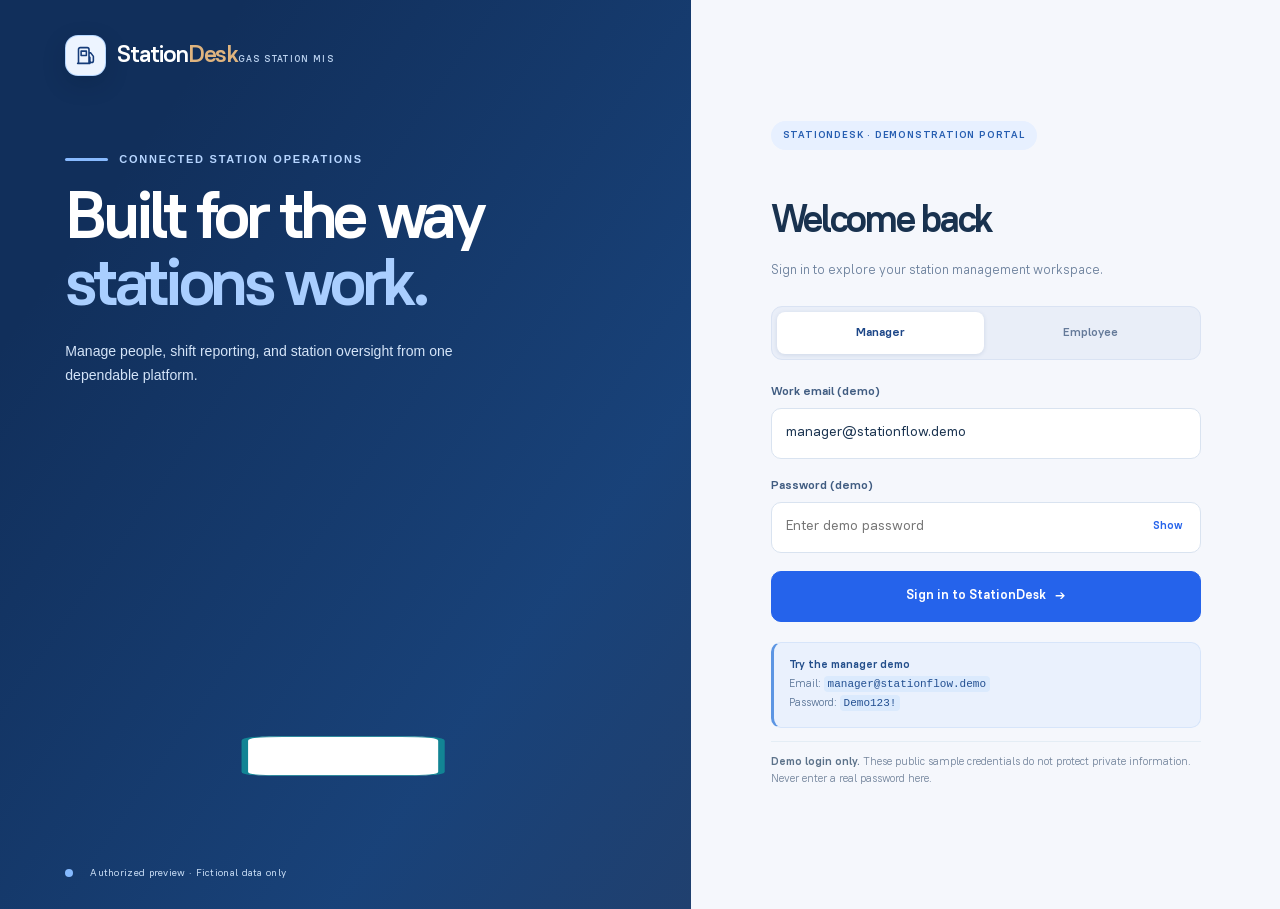
<file: frontend-demo/index.html>
<!doctype html>
<html lang="en">
<head>
  <meta charset="utf-8">
  <meta name="viewport" content="width=device-width, initial-scale=1, viewport-fit=cover">
  <meta name="theme-color" content="#112f5b">
  <meta name="description" content="StationDesk Gas Station MIS — interactive fuel-pump animation and demonstration login.">
  <meta http-equiv="Content-Security-Policy" content="default-src 'self'; base-uri 'self'; object-src 'none'; script-src 'self'; style-src 'self'; img-src 'self' data:; form-action 'self'">
  <title>StationDesk — Gas Station MIS Operations Portal</title>
  <link rel="preload" href="./fonts/pt-root-ui-vf.woff2" as="font" type="font/woff2" crossorigin>
  <link rel="stylesheet" href="./styles.css">
  <link rel="stylesheet" href="./workspace.css">
  <link rel="stylesheet" href="./login-portal.css">
  <link rel="stylesheet" href="./polish.css">
  <link rel="stylesheet" href="./mobile.css">
  <link rel="stylesheet" href="./taste-redesign.css">
  <script src="./core.js" defer></script>
  <script src="./vendor/lottie.min.js" defer></script>
  <script src="./app.js" defer></script>
</head>
<body>
  <div id="app">
    <main class="preload" aria-live="polite"><span>Preparing StationDesk workspace…</span></main>
  </div>
  <noscript><p class="noscript">This interactive demonstration requires JavaScript.</p></noscript>
</body>
</html>
</file>
<file: frontend-demo/styles.css>
/* StationFlow public demo — no external services or fonts */
:root{font-family:Inter,ui-sans-serif,system-ui,-apple-system,"Segoe UI",sans-serif;color:#17333a;background:#f5f7f8;font-synthesis:none;-webkit-font-smoothing:antialiased;--ink:#17333a;--muted:#84969b;--accent:#087b6e;--line:#e2e9eb;--shadow:0 8px 30px rgba(21,57,61,.04)}
*{box-sizing:border-box}body{margin:0;min-width:320px}button,input,select,textarea{font:inherit}button{cursor:pointer;transition:.2s}button:disabled{opacity:.55;cursor:not-allowed}button:hover:not(:disabled){filter:brightness(.97)}a{color:inherit}button:focus-visible,input:focus-visible,select:focus-visible,textarea:focus-visible{outline:3px solid #8ed5be;outline-offset:2px}
.preload{display:flex;align-items:center;justify-content:center;min-height:100vh;gap:12px}.spinner{width:20px;height:20px;border:3px solid #b7e3d6;border-top-color:#0c7b6b;border-radius:50%;animation:spin .9s linear infinite}@keyframes spin{to{transform:rotate(360deg)}}.noscript{padding:30px}
.login-shell{min-height:100vh;display:grid;grid-template-columns:minmax(0,1.07fr) minmax(370px,.93fr);background:#fff}.login-hero{background:radial-gradient(circle at 88% 88%,#246d60,transparent 44%),linear-gradient(125deg,#072831,#0e4448);padding:47px clamp(34px,6vw,93px);color:#fff;display:flex;flex-direction:column;justify-content:space-between;position:relative;overflow:hidden;min-height:710px}.login-hero:after{content:"";position:absolute;right:-250px;top:60px;width:500px;height:500px;border:1px solid #ffffff23;border-radius:50%;box-shadow:0 0 0 80px #ffffff07,0 0 0 160px #ffffff05;pointer-events:none}.brand{display:flex;align-items:center;gap:11px;font-size:22px;font-weight:800;letter-spacing:-.05em}.brand-mark{display:grid;place-items:center;width:39px;height:39px;border-radius:11px;color:#073f35;background:#c5f1d8;font-size:24px}.brand-dot{color:#9de2c5}.eyebrow{font-size:11px;font-weight:800;text-transform:uppercase;letter-spacing:.18em;color:#a1dec9}.login-message{max-width:650px;padding:52px 0}.login-message h1{font-size:clamp(45px,5.1vw,75px);line-height:1.07;letter-spacing:-.065em;margin:19px 0 22px}.login-message h1 em{color:#a8e9c5;font-style:normal}.login-message p{max-width:520px;color:#bed4d3;font-size:16px;line-height:1.75}.hero-cards{display:flex;flex-wrap:wrap;gap:12px;margin-top:34px}.hero-card{border:1px solid #ffffff35;border-radius:12px;background:#ffffff0d;padding:17px 21px;min-width:138px}.hero-card b{display:block;font-size:24px;letter-spacing:-.05em}.hero-card span{font-size:11px;color:#bcd8d4}.hero-footer{color:#b0cfca;font-size:12px}.pulse{display:inline-block;background:#95f1bc;width:8px;height:8px;border-radius:50%;margin-right:8px}
.login-form-side{padding:50px clamp(25px,6vw,110px);display:flex;align-items:center;justify-content:center}.auth-card{width:100%;max-width:445px}.pill{display:inline-flex;gap:7px;align-items:center;border:1px solid #bfe3d3;border-radius:50px;padding:7px 11px;background:#eff9f3;font-size:11px;color:#15745b;font-weight:800;margin-bottom:25px}.auth-card h2{font-size:35px;letter-spacing:-.055em;margin:0 0 9px}.subcopy{font-size:14px;color:var(--muted);line-height:1.7;margin:0 0 25px}.role-switch{display:grid;grid-template-columns:1fr 1fr;background:#f0f4f3;border-radius:12px;padding:5px;gap:5px;margin-bottom:24px}.role-switch button{border:0;border-radius:9px;background:transparent;padding:12px 8px;font-size:13px;font-weight:750;color:#738a8d}.role-switch button.active{background:#fff;color:#0c7366;box-shadow:0 2px 9px #1b554013}.field{display:block;margin-bottom:17px}.field span{display:block;font-size:12px;font-weight:750;margin-bottom:8px;color:#39575d}.field input,.field textarea,.field select,.select{width:100%;min-height:45px;border:1px solid #dbe5e7;border-radius:9px;background:#fff;padding:12px 13px;color:#25484d}.field textarea{min-height:83px;resize:vertical}.btn{border:1px solid transparent;background:var(--accent);color:#fff;border-radius:10px;padding:11px 17px;min-height:42px;display:inline-flex;align-items:center;justify-content:center;gap:8px;font-size:12px;font-weight:800}.btn.secondary{background:#fff;color:#36545b;border-color:#dbe5e7}.btn.ghost{background:#edf6f3;color:#0b7468}.btn.danger{background:#fff1ef;color:#a34a3f;border-color:#f2d7d1}.btn.small{padding:7px 12px;min-height:33px;font-size:11px;border-radius:8px}.btn.wide{width:100%}.auth-hint{border:1px solid #e1eeea;background:#f6faf8;border-radius:10px;padding:15px;font-size:12px;color:#60807b;line-height:1.8;margin:22px 0 14px}.auth-hint b{color:#23695b}.auth-hint code{color:#076e61;background:#e5f2ee;padding:2px 4px;border-radius:4px}.auth-notice{color:#95a5a8;font-size:11px;line-height:1.65}.error-line{font-size:12px;color:#a44747;background:#fff0ef;border-radius:8px;padding:10px 12px;margin:0 0 13px}
.app-shell{display:grid;grid-template-columns:241px minmax(0,1fr);min-height:100vh}.sidebar{position:sticky;top:0;height:100vh;background:#fff;border-right:1px solid var(--line);padding:26px 16px;display:flex;flex-direction:column;gap:23px}.sidebar .brand{font-size:20px;padding:0 8px}.sidebar .brand-mark{color:#fff;background:#0d8074}.nav-label{padding:16px 14px 9px;font-size:10px;color:#a1afb1;font-weight:850;letter-spacing:.14em;text-transform:uppercase}.nav-item{display:flex;align-items:center;gap:12px;width:100%;border:0;border-radius:9px;background:transparent;color:#7d9095;text-align:left;padding:13px;font-size:13px;font-weight:700;margin-bottom:4px}.nav-item.active{color:#0b796e;background:#e8f6f0}.nav-item:hover{background:#f0f7f4}.nav-icon{width:20px;text-align:center;font-size:17px}.nav-count{margin-left:auto;background:#fff0dc;color:#ab772c;padding:3px 8px;border-radius:50px;font-size:10px}.sidebar-bottom{margin-top:auto}.sidebar-note{border:1px solid #e1efe8;background:#f3f9f6;border-radius:11px;padding:14px;font-size:11px;line-height:1.6;color:#6e8982}.sidebar-note strong{display:block;color:#2a6659;font-size:12px;margin-bottom:5px}.side-profile{border-top:1px solid var(--line);padding:17px 5px 0;margin-top:17px;display:flex;align-items:center;gap:9px}.avatar{width:38px;height:38px;flex:0 0 38px;display:grid;place-items:center;background:#d3eee5;color:#0c7969;border-radius:50%;font-size:12px;font-weight:850}.side-profile b{display:block;font-size:12px}.side-profile small{display:block;color:#92a2a5;font-size:11px}.logout{margin-left:auto;background:transparent;border:0;color:#90a4a5;font-size:21px;padding:5px}
.main-area{min-width:0}.topbar{height:79px;background:#ffffffdb;border-bottom:1px solid var(--line);display:flex;align-items:center;justify-content:space-between;gap:15px;padding:0 clamp(20px,3.2vw,52px)}.top-title{font-size:13px;font-weight:750}.top-trail{color:#a0adb0;margin-right:8px}.top-actions{display:flex;align-items:center;gap:15px}.today-stamp{color:#91a2a7;font-size:12px}.select.station{min-width:193px;font-size:12px;font-weight:700;padding:10px;background:#fafbfb}.content{max-width:1480px;margin:auto;padding:37px clamp(20px,3.5vw,55px) 68px}.page-heading{display:flex;align-items:flex-start;justify-content:space-between;gap:15px;margin-bottom:27px}.page-heading h1{font-size:clamp(25px,2.4vw,34px);letter-spacing:-.055em;margin:0 0 6px}.page-heading p{color:#85989e;font-size:13px;margin:0;line-height:1.6}.page-actions{display:flex;gap:9px;flex-wrap:wrap}.demo-banner{border:1px solid #d8ebe2;background:#eff8f4;color:#477968;padding:11px 15px;border-radius:9px;font-size:12px;line-height:1.5;margin-bottom:23px}.demo-banner b{color:#167155}
.card{background:#fff;border:1px solid var(--line);border-radius:14px;box-shadow:var(--shadow)}.kpi-grid{display:grid;grid-template-columns:repeat(4,minmax(0,1fr));gap:15px;margin-bottom:19px}.kpi{padding:20px 21px;min-height:137px}.kpi-label{font-size:12px;color:#7f969a;font-weight:700;display:flex;align-items:center;justify-content:space-between;margin-bottom:17px}.kpi-icon{width:33px;height:33px;display:grid;place-items:center;background:#eef8f2;color:#15816c;border-radius:9px;font-size:17px}.kpi-value{font-size:clamp(20px,2vw,29px);font-weight:850;letter-spacing:-.055em}.kpi-foot{font-size:11px;color:#93a2a5;margin-top:8px}.kpi-foot strong{color:#12816b}.two-up{display:grid;grid-template-columns:minmax(0,1.6fr) minmax(300px,1fr);gap:18px;margin-bottom:19px}.card-header{padding:23px 23px 0;display:flex;align-items:center;justify-content:space-between;gap:10px}.card-header h2{font-size:16px;letter-spacing:-.025em;margin:0}.card-header p{font-size:11px;color:#98a8aa;margin:6px 0 0}.card-body{padding:18px 23px 24px}.mini-link{background:transparent;border:0;color:#10796c;font-size:12px;font-weight:850;padding:4px}.chart{display:flex;align-items:flex-end;justify-content:space-around;height:209px;border-bottom:1px solid #e1e8e9;gap:13px;margin:8px 0 31px;padding:10px 4px 0}.bar-col{flex:1;height:100%;min-width:22px;display:flex;flex-direction:column;align-items:center;justify-content:flex-end}.bar{width:min(100%,36px);min-height:6px;border-radius:6px 6px 0 0;background:#d0e9e1;position:relative}.bar.current{background:linear-gradient(0deg,#0e776b,#64bda2)}.bar-label{position:absolute;left:50%;bottom:-23px;transform:translateX(-50%);font-size:10px;color:#8da0a3}.chart-key{display:flex;align-items:center;gap:7px;color:#8d9fa3;font-size:11px}.chart-key i{width:8px;height:8px;border-radius:2px;background:#168571}.list-row{display:flex;align-items:center;gap:12px;border-bottom:1px solid #eef2f3;padding:13px 0}.list-row:last-child{border:0}.list-icon{width:37px;height:37px;flex:0 0 37px;border-radius:9px;background:#eff7f3;display:grid;place-items:center;font-size:16px}.list-main{flex:1;min-width:0}.list-main b{display:block;font-size:12px;overflow:hidden;text-overflow:ellipsis;white-space:nowrap}.list-main small{display:block;color:#93a5a9;font-size:11px;line-height:1.55;margin-top:4px}.list-tail{font-size:12px;font-weight:750;text-align:right;white-space:nowrap}.table-card{overflow:hidden}.table-wrap{overflow-x:auto}.data-table{border-collapse:collapse;text-align:left;width:100%;min-width:680px}.data-table th{background:#fafcfc;color:#91a3a7;font-size:10px;text-transform:uppercase;letter-spacing:.1em;font-weight:850;padding:15px 18px;border-bottom:1px solid var(--line)}.data-table td{font-size:12px;color:#537078;border-bottom:1px solid #eef1f2;padding:15px 18px;white-space:nowrap}.data-table tr:last-child td{border:0}.data-table td b{color:#21434b}.status{display:inline-flex;align-items:center;gap:6px;font-weight:850;font-size:10px;padding:6px 9px;border-radius:30px}.status:before{content:"";width:6px;height:6px;border-radius:50%;background:currentColor}.status.approved,.status.resolved{color:#17896f;background:#e8f7f0}.status.pending,.status.open{color:#aa7421;background:#fff3dc}.status.returned{color:#af5447;background:#fff0ec}.status.draft{color:#7c939c;background:#ebf0f1}.filters{display:flex;gap:8px;padding:16px;flex-wrap:wrap;border-bottom:1px solid var(--line)}.filter-btn{background:#fff;color:#7c9296;border:1px solid #e3e9ea;border-radius:8px;font-size:11px;font-weight:800;padding:9px 13px}.filter-btn.active{color:#087c6f;background:#ebf8f2;border-color:#bfe2d3}.empty{text-align:center;padding:45px 18px;color:#93a4a8;font-size:13px}.empty-emoji{font-size:32px;margin-bottom:9px}.review-grid,.team-grid{display:grid;grid-template-columns:repeat(auto-fill,minmax(260px,1fr));gap:15px}.review-card{padding:20px}.review-head{display:flex;justify-content:space-between;align-items:center;gap:8px}.review-card h3{font-size:16px;margin:17px 0 6px}.review-card p{color:#84999c;font-size:12px;margin:0 0 20px}.review-amount{font-size:25px;font-weight:850;letter-spacing:-.05em;margin-bottom:17px}.review-actions{display:flex;gap:8px}.review-actions .btn{flex:1}.alert-feed{display:grid;gap:13px}.alert-card{display:flex;align-items:center;gap:14px;padding:19px 22px}.alert-card .list-icon{background:#fff4e8}.alert-card .list-main small{white-space:normal}.team-member{padding:23px;display:flex;gap:13px;align-items:center}.team-member .avatar{width:47px;height:47px;flex-basis:47px}.team-member h3{margin:0 0 5px;font-size:13px}.team-member p{margin:0;color:#8b9b9e;font-size:12px}.info-card{padding:24px;color:#617b7e;font-size:13px;line-height:1.85}.info-card h2{font-size:18px;color:#20474d;margin:0 0 10px}.info-card code{color:#136c62;background:#edf7f4;padding:2px 5px;border-radius:4px}.kv{border-bottom:1px solid #eef2f2;display:flex;justify-content:space-between;gap:15px;padding:11px 0}.kv:last-child{border:0}.kv span{color:#8d9ea2}.kv b{color:#385a5f}
.modal-overlay{position:fixed;z-index:10;inset:0;background:#0a2d38a8;display:flex;align-items:center;justify-content:center;padding:18px;backdrop-filter:blur(4px)}.modal-panel{background:#fff;border-radius:17px;width:100%;max-width:570px;max-height:92vh;overflow:auto;padding:28px;box-shadow:0 30px 90px #09252842}.modal-panel h2{font-size:23px;letter-spacing:-.03em;margin:0 0 7px}.modal-panel>p{font-size:13px;color:#8a9a9e;margin:0 0 21px}.modal-grid{display:grid;grid-template-columns:1fr 1fr;column-gap:15px}.modal-controls{display:flex;justify-content:flex-end;gap:8px;flex-wrap:wrap;margin-top:20px}.modal-close{float:right;background:#eef5f2;border:0;color:#416961;border-radius:7px;font-size:20px;padding:4px 10px}.toast{position:fixed;z-index:30;bottom:24px;right:24px;background:#163d3e;color:#fff;padding:15px 20px;border-radius:11px;box-shadow:0 13px 33px #12393440;font-size:13px;max-width:calc(100vw - 32px)}.footer-note{color:#9aaaae;font-size:11px;padding-top:20px}.mobile-bar{display:none}
@media(max-width:1100px){.kpi-grid{grid-template-columns:repeat(2,minmax(0,1fr))}.two-up{grid-template-columns:1fr}.app-shell{grid-template-columns:216px minmax(0,1fr)}.sidebar{width:216px}.login-message h1{font-size:52px}}
@media(max-width:760px){.login-shell{grid-template-columns:1fr}.login-hero{min-height:410px;padding:27px}.login-message{padding:35px 0 10px}.login-message h1{font-size:44px}.login-message p{font-size:14px}.hero-cards{margin-top:22px}.hero-card{min-width:110px;padding:12px}.hero-card b{font-size:20px}.login-form-side{padding:42px 25px 65px}.auth-card h2{font-size:30px}.app-shell{display:block}.sidebar{display:none}.topbar{height:68px;padding:0 18px}.today-stamp{display:none}.select.station{min-width:130px;max-width:173px;font-size:11px}.mobile-bar{display:flex;position:sticky;bottom:0;background:#fff;z-index:5;border-top:1px solid var(--line);justify-content:space-around;padding:8px 5px max(8px,env(safe-area-inset-bottom))}.mobile-bar button{border:0;background:transparent;font-size:10px;color:#84999c;display:grid;gap:4px;justify-items:center;padding:4px;min-width:59px}.mobile-bar button span{font-size:18px}.mobile-bar button.active{color:#0c8271}.content{padding:25px 18px 45px}.page-heading{flex-direction:column}.kpi-grid{gap:10px}.kpi{padding:15px;min-height:120px}.kpi-value{font-size:22px}.kpi-label{font-size:11px}.kpi-icon{width:27px;height:27px}.card-header{padding:18px 18px 0}.card-body{padding:15px 18px 21px}.modal-grid{grid-template-columns:1fr}.modal-panel{padding:21px}.alert-card{flex-wrap:wrap}.alert-card>.btn{margin-left:51px}}
.pill.compact{margin:0}
.card-header.tight{padding-bottom:18px}
.select.station-text{display:inline-block}
.bar-36{height:36%}.bar-52{height:52%}.bar-44{height:44%}
.bar-68{height:68%}.bar-59{height:59%}.bar-77{height:77%}.bar-83{height:83%}
</file>
<file: frontend-demo/workspace.css>
/* StationDesk: ADS-inspired component system — adapted from documented
   Appsmith design-system tokens. Not an Appsmith application or affiliated.
   Uses OS system font stack for the dashboard; the login page self-hosts
   Appsmith-style PT Root UI under its own SIL OFL license. */
:root{
  --ds-primary:#2563eb;--ds-primary-hover:#1d4ed8;--ds-primary-active:#1e40af;
  --ds-text:#202939;--ds-subtle:#6a7585;--ds-muted:#99a4b3;
  --ds-border:#cdd5df;--ds-border-muted:#e3e8ef;--ds-gray:#f8fafc;
  --ds-gray-strong:#f1f5f9;--ds-white:#fff;--ds-success:#059669;
  --ds-warning:#b16f04;--ds-error:#df3737;
  --ds-radius:6px;--ds-gap-1:2px;--ds-gap-2:4px;--ds-gap-3:8px;
  --ds-gap-4:12px;--ds-gap-5:16px;--ds-gap-6:20px;--ds-gap-7:24px;
  --accent:var(--ds-primary);--accent-dark:var(--ds-primary-hover);
  --ink:var(--ds-text);--muted:var(--ds-subtle);--line:var(--ds-border-muted);
  --shadow:none;
  font-family:"PT Root UI",-apple-system,BlinkMacSystemFont,"Segoe UI",Ubuntu,Roboto,Arial,sans-serif;
  font-size:14px;font-weight:400;line-height:1.42;
  background:var(--ds-white);color:var(--ds-text);
  font-synthesis:none;
}
*,*::before,*::after{box-sizing:border-box}
body{background:#fff;color:var(--ds-text);font-family:inherit}
button,input,select,textarea{font-family:inherit;letter-spacing:normal}
button{transition:background-color .12s,border-color .12s,color .12s;box-shadow:none}
button:hover:not(:disabled){transform:none;filter:none}
button:focus-visible,input:focus-visible,select:focus-visible,textarea:focus-visible{
  outline:2px solid #5d75a3;outline-offset:2px;box-shadow:none
}
a{color:var(--ds-primary);text-decoration:underline;text-underline-offset:2px}
.ui-icon{width:16px;height:16px;flex-shrink:0;vertical-align:-3px}
.preload{color:var(--ds-primary)}.spinner{border-color:#dbeafe;border-top-color:var(--ds-primary)}

/* Navigation chrome */
.app-shell.workspace-shell{display:grid;grid-template-columns:224px minmax(0,1fr);min-height:100vh}
.workspace-shell .sidebar{
  width:224px;min-width:0;padding:0 10px 14px;gap:0;background:#fff;
  border-right:1px solid #e7e7e7;box-shadow:none;
  position:sticky;top:0;height:100vh;z-index:5;
}
.workspace-shell .side-brand{padding:16px 13px 15px;margin:0 -10px;border-bottom:1px solid #e7e7e7;background:#fff}
.workspace-shell .brand{display:flex;align-items:center;gap:9px;font-size:16px;font-weight:600;letter-spacing:-.02em;color:#191919;line-height:1.1}
.workspace-shell .brand-mark{
  flex:0 0 32px;width:32px;height:32px;border-radius:6px;
  background:var(--ds-primary);color:#fff;font-size:18px;
  box-shadow:none
}
.workspace-shell .brand-mark .ui-icon{width:19px;height:19px}
.workspace-shell .brand-dot{color:#191919}
.workspace-shell .brand-subtitle{display:block;margin-top:4px;color:#6b6b6b;font-size:10px;font-weight:400;letter-spacing:0;white-space:nowrap;text-transform:none}
.workspace-shell .side-site{margin:15px 0 12px;padding:12px;border-radius:var(--ds-radius);background:#f6f9fe;border:1px solid #dce8f8}
.workspace-shell .side-site-label{display:block;font-size:11px;font-weight:500;letter-spacing:0;color:#6b6b6b;margin:0 0 8px;text-transform:none}
.workspace-shell .side-site b{display:flex;align-items:center;gap:5px;color:#19385b;font-size:12px;font-weight:600;white-space:nowrap;overflow:hidden;text-overflow:ellipsis}
.workspace-shell .side-site .ui-icon{width:14px;height:14px;color:#575757}
.workspace-shell .side-site small{display:flex;align-items:center;justify-content:space-between;margin-top:6px;font-size:11px;color:#6b6b6b}
.workspace-shell .workspace-branch{line-height:1}.workspace-shell .workspace-branch .ui-icon{width:13px;height:13px}
.workspace-shell .sidebar nav{overflow-y:auto;min-height:0;scrollbar-width:thin;scrollbar-color:#ddd transparent}
.workspace-shell .nav-label{
  border:0;padding:13px 12px 6px;margin:4px 0 0;
  font-size:11px;font-weight:500;letter-spacing:0;color:#939393;text-transform:none
}
.workspace-shell .nav-label:first-child{margin-top:1px}
.workspace-shell .nav-item{
  display:flex;align-items:center;width:100%;gap:10px;
  min-height:36px;padding:7px 11px;margin:1px 0;
  border:1px solid transparent;border-radius:var(--ds-radius);
  background:transparent;color:#4c5664;font-size:12px;font-weight:400
}
.workspace-shell .nav-item:hover{background:#f2f7ff;color:#174ea6}
.workspace-shell .nav-item.active{background:#eaf2ff;color:#1d4ed8;font-weight:600;border-color:#cfe2ff;box-shadow:none}
.workspace-shell .nav-item .nav-icon{width:17px;height:17px;display:grid;place-items:center;font-size:unset;color:#6b6b6b}
.workspace-shell .nav-item .nav-icon .ui-icon{height:16px;width:16px}
.workspace-shell .nav-item.active .nav-icon{color:#2563eb}
.workspace-shell .nav-count{margin-left:auto;border-radius:4px;background:#dbeafe;color:#1e40af;font-size:10px;font-weight:600;padding:2px 6px}
.workspace-shell .sidebar-bottom{margin-top:auto;padding:7px 0 0}
.workspace-shell .sidebar-note{
  background:#fafafa;border:1px solid #ededed;border-radius:var(--ds-radius);
  padding:11px;color:#6b6b6b;font-size:11px;line-height:1.5
}
.workspace-shell .sidebar-note strong{color:#393939;font-size:11px;font-weight:600;letter-spacing:0;margin-bottom:4px}
.workspace-shell .side-profile{margin-top:13px;padding:12px 2px 0;border-top:1px solid #e7e7e7}
.workspace-shell .side-profile b{font-size:12px;font-weight:600;color:#303030}
.workspace-shell .side-profile small{font-size:11px;color:#6b6b6b}
.workspace-shell .avatar{width:34px;height:34px;flex:0 0 34px;border-radius:50%;background:#f1f1f1;color:#393939;font-size:11px;font-weight:600}
.workspace-shell .logout{display:grid;place-items:center;color:#6b6b6b;border-radius:4px;padding:7px}
.workspace-shell .logout:hover{background:#f1f1f1;color:#191919}

/* Header & page canvas */
.workspace-shell .main-area{background:#f4f7fb;min-width:0}
.workspace-shell .topbar{
  position:sticky;top:0;z-index:4;height:55px;
  padding:0 clamp(18px,2.7vw,38px);
  background:#142b49;border-bottom:1px solid #1e4065;box-shadow:none;
  display:flex;align-items:center;justify-content:space-between;gap:12px
}
.workspace-shell .top-title{display:flex;align-items:center;gap:8px;color:#ccc;font-size:12px;font-weight:400;white-space:nowrap}
.workspace-shell .workspace-icon{
  width:27px;height:27px;display:grid;place-items:center;border-radius:4px;
  background:#234a79;color:#fff;margin-right:4px
}
.workspace-shell .workspace-icon .ui-icon{width:16px;height:16px}
.workspace-shell .top-title strong{font-size:12px;font-weight:600;color:#fff}
.workspace-shell .top-trail{color:#b3b3b3;font-size:12px}
.workspace-shell .crumb-slash{padding-left:7px;color:#757575}
.workspace-shell .widget-environment{margin-left:8px;color:#e5eefb;background:#234a79;border:1px solid #345b85;border-radius:4px;font-size:11px;font-weight:400;padding:4px 8px}
.workspace-shell .top-actions{gap:10px}
.workspace-shell .today-stamp{font-size:11px;color:#c1c1c1}
.workspace-shell .select.station{
  min-width:172px;max-width:230px;height:31px;min-height:31px;
  padding:5px 11px;border-radius:4px;background:#203e63;
  border:1px solid #3c5c84;color:#fff;font-size:12px;font-weight:400
}
.workspace-shell .select.station option{background:#fff;color:#202939}
.workspace-shell .select.station-text{display:inline-flex;align-items:center}
.workspace-shell .top-role{width:28px;height:28px;flex:0 0 28px;display:grid;place-items:center;border-radius:50%;background:#f1f1f1;color:#4b4848;font-size:10px;font-weight:500}
.workspace-shell .content{padding:27px clamp(18px,2.9vw,42px) 64px;max-width:1530px;margin:auto}
.workspace-shell .page-heading{margin-bottom:20px;align-items:center;gap:12px}
.workspace-shell .page-heading h1{margin:0 0 5px;font-size:24px;line-height:1.25;letter-spacing:0;color:#202939;font-weight:600}
.workspace-shell .page-heading p{font-size:12px;color:#6a7585;line-height:1.5;margin:0}
.workspace-shell .page-actions{gap:8px}
.workspace-shell .demo-banner{
  background:#fff;border:1px solid #e3e8ef;border-left:3px solid #2563eb;
  padding:10px 13px;border-radius:4px;color:#6a7585;font-size:11px;margin-bottom:20px;line-height:1.5
}
.workspace-shell .demo-banner b{color:#2563eb;font-size:11px;font-weight:600;letter-spacing:0;text-transform:none}
.workspace-shell .footer-note{margin:23px 0 0;font-size:11px;color:#99a4b3}

/* Shared content containers and typographic hierarchy */
.workspace-shell .card{
  background:#fff;border:1px solid #e3e8ef;border-radius:6px;
  box-shadow:0 1px 3px rgba(32,41,57,.035)
}
.workspace-shell .kpi-grid{grid-template-columns:repeat(4,minmax(0,1fr));gap:12px;margin-bottom:26px}
.workspace-shell .kpi{border:1px solid #e3e8ef;min-height:118px;padding:16px;border-radius:6px;box-shadow:0 1px 3px #20293908}
.workspace-shell .kpi:before{display:none}
.workspace-shell .kpi-label{margin-bottom:16px;font-size:12px;color:#6a7585;font-weight:400;letter-spacing:0}
.workspace-shell .kpi-icon{width:26px;height:26px;background:#f8fafc;color:#6a7585;border-radius:4px}
.workspace-shell .kpi-icon .ui-icon{height:16px;width:16px}
.workspace-shell .kpi:nth-child(2) .kpi-icon,.workspace-shell .kpi:nth-child(3) .kpi-icon,.workspace-shell .kpi:nth-child(4) .kpi-icon{background:#f8fafc;color:#6a7585}
.workspace-shell .kpi-value{font-size:24px;font-weight:600;letter-spacing:-.02em;line-height:1.15;color:#202939}
.workspace-shell .kpi-foot{font-size:11px;color:#6a7585;margin-top:7px}
.workspace-shell .kpi-foot strong{color:#059669;font-weight:500}
.workspace-shell .enterprise-section-heading{margin:0 0 11px;display:flex;align-items:center;justify-content:space-between}
.workspace-shell .enterprise-section-heading.lower-heading{margin-top:25px}
.workspace-shell .enterprise-section-heading h2{margin:0 0 4px;font-size:16px;font-weight:600;letter-spacing:0;color:#202939}
.workspace-shell .enterprise-section-heading p{margin:0;font-size:12px;color:#6a7585}
.workspace-shell .section-caption,.workspace-shell .widget-type{
  display:inline-flex;align-items:center;gap:5px;
  border:1px solid #e3e8ef;padding:4px 7px;border-radius:4px;
  background:#f8fafc;color:#6a7585;
  font-size:11px;font-weight:400;letter-spacing:0;white-space:nowrap;text-transform:none
}
.workspace-shell .widget-type .ui-icon{height:13px;width:13px}
.workspace-shell .widget-count{border-radius:4px;background:#f1f5f9;color:#4c5664;font-size:11px;padding:3px 6px;margin-left:3px;font-weight:400}
.workspace-shell .card-header{padding:16px 18px 0}
.workspace-shell .card-header.tight{padding-bottom:13px}
.workspace-shell .card-header h2{color:#202939;font-size:14px;font-weight:600;letter-spacing:0}
.workspace-shell .card-header p{color:#6a7585;font-size:11px;margin-top:5px}
.workspace-shell .mini-link{font-size:12px;color:#2563eb;font-weight:500;text-decoration:none}
.workspace-shell .mini-link:hover{text-decoration:underline}
.workspace-shell .two-up{grid-template-columns:minmax(0,1.5fr) minmax(286px,1fr);gap:12px;margin-bottom:0}
.workspace-shell .card-body{padding:15px 18px 18px}
.workspace-shell .chart{border-color:#e3e8ef;margin:0 0 29px}
.workspace-shell .bar{background:#bfdbfe;border-radius:3px 3px 0 0}
.workspace-shell .bar.current{background:#2563eb}
.workspace-shell .chart-key{font-size:11px;color:#6a7585}
.workspace-shell .chart-key i{background:#2563eb}
.workspace-shell .list-row{border-bottom-color:#f1f5f9;padding:11px 0}
.workspace-shell .list-icon{background:#f1f5f9;border-radius:4px;color:#6a7585}
.workspace-shell .list-main b{font-size:12px;font-weight:500;color:#202939}
.workspace-shell .list-main small{font-size:11px;color:#6a7585}
.workspace-shell .list-tail{font-size:11px}

/* Interactive data tables */
.workspace-shell .table-card{overflow:hidden}
.workspace-shell .widget-table-heading{display:flex;align-items:center;justify-content:space-between;padding:15px 17px;border-bottom:1px solid #e3e8ef}
.workspace-shell .widget-table-heading b{display:block;font-size:14px;font-weight:600;margin-bottom:4px;color:#202939}
.workspace-shell .widget-table-heading span:not(.widget-type){display:block;color:#6a7585;font-size:11px}
.workspace-shell .widget-toolbar{display:flex;align-items:center;gap:8px;padding:9px 14px;border-bottom:1px solid #e3e8ef;background:#fff}
.workspace-shell .widget-search{flex:1;display:flex;align-items:center;gap:8px;min-width:0;max-width:360px;height:36px;padding:0 10px;border:1px solid #cdd5df;border-radius:6px;color:#6a7585;background:#fff}
.workspace-shell .widget-search .ui-icon{height:16px;width:16px}
.workspace-shell .widget-search input{flex:1;min-width:0;border:0;background:transparent;color:#202939;padding:8px 0;font-size:12px;height:32px;outline:none}
.workspace-shell .widget-search:focus-within{outline:2px solid #5d75a3;outline-offset:2px}
.workspace-shell .widget-search input:focus{outline:none;box-shadow:none}
.workspace-shell .filters{display:flex;gap:8px;flex-wrap:wrap;padding:10px 14px;background:#fff;border-bottom:1px solid #e3e8ef}
.workspace-shell .filter-btn{background:#fff;border:1px solid #cdd5df;color:#4c5664;border-radius:4px;min-height:24px;padding:4px 9px;font-size:12px;font-weight:400}
.workspace-shell .filter-btn:hover{background:#f8fafc}
.workspace-shell .filter-btn.active{background:#f1f1f1;border-color:#999;color:#202939;font-weight:500}
.workspace-shell .data-table th{padding:11px 14px;color:#6a7585;background:#f8fafc;border-top:1px solid #e3e8ef;border-bottom:1px solid #e3e8ef;font-size:11px;letter-spacing:0;font-weight:500;text-transform:none}
.workspace-shell .data-table td{padding:12px 14px;border-color:#e3e8ef;color:#4c5664;font-size:12px}
.workspace-shell .data-table td b{color:#202939;font-weight:500}
.workspace-shell .data-table tbody tr:hover{background:#f8fafc}
.workspace-shell .status{border-radius:4px;font-weight:500;font-size:11px;padding:4px 7px}
.workspace-shell .status:before{height:5px;width:5px}
.workspace-shell .status.approved,.workspace-shell .status.resolved{background:#ecfdf5;color:#059669}
.workspace-shell .status.pending,.workspace-shell .status.open{background:#fffbeb;color:#b16f04}
.workspace-shell .status.returned{background:#fff2f2;color:#ce4444}
.workspace-shell .status.draft{background:#f1f5f9;color:#6a7585}

/* ADS-like control sizing and variants */
.workspace-shell .btn,.auth-card .btn{
  display:inline-flex;align-items:center;justify-content:center;gap:8px;
  min-height:36px;height:auto;padding:8px 12px;
  border:1px solid #2563eb;border-radius:6px;
  background:#2563eb;color:#fff;font-size:14px;font-weight:600;
  line-height:18px;box-shadow:none;white-space:normal
}
.workspace-shell .btn:hover:not(:disabled),.auth-card .btn:hover:not(:disabled){background:#1d4ed8;border-color:#1d4ed8}
.workspace-shell .btn:active:not(:disabled),.auth-card .btn:active:not(:disabled){background:#1e40af;border-color:#1e40af}
.workspace-shell .btn.secondary,.auth-card .btn.secondary{background:#fff;color:#4c5664;border:1px solid #cdd5df}
.workspace-shell .btn.secondary:hover:not(:disabled),.auth-card .btn.secondary:hover:not(:disabled){background:#f1f5f9;border-color:#99a4b3}
.workspace-shell .btn.ghost{background:#fff;color:#4c5664;border:1px solid transparent}
.workspace-shell .btn.ghost:hover:not(:disabled){background:#f1f5f9}
.workspace-shell .btn.danger{background:#fff2f2;border:1px solid #ffb4b4;color:#df3737}
.workspace-shell .btn.danger:hover:not(:disabled){background:#ffebeb;border-color:#ffb4b4}
.workspace-shell .btn.small,.auth-card .btn.small{min-height:24px;padding:3px 9px;font-size:12px;font-weight:500;line-height:16px;gap:5px;border-radius:6px}
.workspace-shell .btn .ui-icon{width:15px;height:15px}
.workspace-shell .btn.small .ui-icon{width:13px;height:13px}
.workspace-shell .pill{display:inline-flex;align-items:center;border:1px solid #e3e8ef;background:#f8fafc;border-radius:4px;color:#6a7585;font-size:11px;font-weight:400;letter-spacing:0}
.workspace-shell .review-card{padding:18px;border-top:1px solid #e3e8ef}
.workspace-shell .review-card h3{font-weight:600;color:#202939}
.workspace-shell .review-amount{font-size:22px;font-weight:600;color:#202939}
.workspace-shell .team-member{border-top:1px solid #e3e8ef}
.workspace-shell .team-member h3{font-weight:500;color:#202939}
.workspace-shell .alert-card{border-left:3px solid #f59e0b}
.workspace-shell .alert-card .list-icon{background:#fffbeb;color:#a16207}
.workspace-shell .info-card h2{font-size:17px;font-weight:600;color:#202939}
.workspace-shell .info-card code{background:#f1f5f9;color:#4c5664}
.workspace-shell .kv{border-bottom:1px solid #e3e8ef}
.workspace-shell .kv b{color:#202939;font-weight:500}
.workspace-shell .field{margin-bottom:14px}
.workspace-shell .field span,.auth-card .field span{display:block;font-size:12px;color:#4c5664;font-weight:400;margin-bottom:7px}
.workspace-shell .field input,.workspace-shell .field select,.workspace-shell .field textarea,
.auth-card .field input,.auth-card .field textarea,.auth-card .field select{
  width:100%;min-height:36px;height:auto;border:1px solid #cdd5df;border-radius:6px;
  padding:8px 10px;color:#202939;background:#fff;
  font-size:14px;font-weight:400;line-height:18px
}
.workspace-shell .field textarea{min-height:72px}
.workspace-shell .field input:hover,.workspace-shell .field select:hover,
.workspace-shell .field textarea:hover,.auth-card .field input:hover{border-color:#99a4b3}
.workspace-shell .field input:focus,.workspace-shell .field select:focus,.workspace-shell .field textarea:focus,.auth-card .field input:focus{border-color:#4c5664;box-shadow:none}
.workspace-shell .modal-overlay{background:rgba(25,25,25,.52)}
.workspace-shell .modal-panel{border:1px solid #cdd5df;border-top:1px solid #cdd5df;border-radius:6px;box-shadow:0 16px 48px #10182730}
.workspace-shell .modal-panel h2{font-size:20px;line-height:1.3;letter-spacing:0;font-weight:600;color:#202939}
.workspace-shell .modal-panel>p{font-size:12px;color:#6a7585;line-height:1.55}
.workspace-shell .modal-close{border-radius:4px;background:#f1f5f9;color:#4c5664;font-size:18px}
.workspace-shell .toast{background:#202939;color:#fff;border-radius:6px;font-size:12px}
.workspace-shell .empty{color:#6a7585}
.workspace-shell .mobile-bar button .ui-icon{height:18px;width:18px}

/* Authentication page — same design system, not a marketing hero */
.login-shell{grid-template-columns:minmax(0,.88fr) minmax(400px,1.12fr);min-height:100vh;background:#fff}
.login-hero{background:linear-gradient(145deg,#102944 0%,#163a64 56%,#1e4e82 100%);min-height:680px;padding:40px clamp(32px,5.5vw,86px)}
.login-hero:after{border-color:#ffffff14;box-shadow:0 0 0 75px #ffffff06,0 0 0 145px #ffffff04}
.login-hero .brand{font-size:19px;color:#fff;font-weight:600;letter-spacing:0}
.login-hero .brand-mark{width:36px;height:36px;flex:0 0 36px;background:#2563eb;color:#fff;border-radius:6px;border:0;box-shadow:none}
.login-hero .brand-mark .ui-icon{height:20px;width:20px}
.login-hero .brand-dot{color:#fff}
.login-hero .brand-subtitle{color:#b3b3b3;font-size:11px;letter-spacing:0;font-weight:400}
.login-message{padding:55px 0}
.login-hero .eyebrow{color:#bfdbfe;font-size:12px;font-weight:500;letter-spacing:0;text-transform:none}
.login-message h1{font-size:clamp(40px,4.3vw,60px);letter-spacing:-.03em;font-weight:600;line-height:1.16;margin:19px 0}
.login-message h1 em{color:#b7d7ff;font-style:normal}
.login-message p{color:#d7d7d7;font-size:14px;line-height:1.65}
.login-hero .hero-card{border:1px solid #ffffff22;background:#ffffff08;border-radius:6px;padding:15px 18px}
.login-hero .hero-card b{font-weight:600;font-size:21px}
.login-hero .hero-card span{color:#b3b3b3;font-size:11px}
.login-hero .hero-footer{color:#aaa;font-size:11px}
.login-hero .pulse{background:#93c5fd}
.login-form-side{border-left:1px solid #e3e8ef;background:#fff;padding:45px clamp(28px,6vw,102px)}
.auth-card{max-width:405px}
.auth-card .pill{margin-bottom:21px;border:1px solid #e3e8ef;border-radius:4px;background:#f8fafc;color:#4c5664;font-size:11px;font-weight:500;padding:6px 9px;letter-spacing:0}
.auth-card h2{font-size:27px;font-weight:600;letter-spacing:-.02em;color:#202939}
.auth-card .subcopy{font-size:13px;color:#6a7585;line-height:1.6;margin-bottom:20px}
.auth-card .role-switch{background:#f8fafc;border:1px solid #e3e8ef;border-radius:6px;padding:4px;margin-bottom:22px}
.auth-card .role-switch button{border-radius:4px;color:#6a7585;font-size:12px;font-weight:400;min-height:34px}
.auth-card .role-switch button.active{color:#202939;background:#fff;border:1px solid #e3e8ef;box-shadow:0 1px 2px #20293914;font-weight:600}
.auth-card .field{margin-bottom:15px}
.auth-card .btn.wide{width:100%;min-height:36px;margin-top:1px}
.auth-card .auth-hint{margin:20px 0 13px;padding:12px 13px;border:1px solid #e3e8ef;border-left:3px solid #60a5fa;border-radius:6px;background:#f8fafc;color:#6a7585;font-size:12px;line-height:1.7}
.auth-card .auth-hint b{color:#202939;font-weight:600}
.auth-card .auth-hint code{background:#e3e8ef;color:#4c5664;font-size:11px}
.auth-card .auth-notice{font-size:11px;color:#6a7585;line-height:1.6}
.auth-card .error-line{border-radius:4px}

/* Responsive adaptation */
@media(max-width:1190px){
 .app-shell.workspace-shell{grid-template-columns:200px minmax(0,1fr)}
 .workspace-shell .sidebar{width:200px}
 .workspace-shell .kpi-grid{grid-template-columns:repeat(2,minmax(0,1fr))}
 .workspace-shell .two-up{grid-template-columns:1fr}
 .workspace-shell .today-stamp{display:none}
}
@media(max-width:760px){
 .app-shell.workspace-shell{display:block}
 .workspace-shell .sidebar{display:none}
 .workspace-shell .topbar{height:55px;padding:0 15px}
 .workspace-shell .top-trail{display:none}
 .workspace-shell .top-title strong{font-size:12px}
 .workspace-shell .widget-environment{display:none}
 .workspace-shell .select.station{min-width:120px;max-width:162px;font-size:11px}
 .workspace-shell .top-role{display:none}
 .workspace-shell .content{padding:20px 15px 38px}
 .workspace-shell .page-heading{align-items:flex-start;gap:10px}
 .workspace-shell .page-heading h1{font-size:22px}
 .workspace-shell .kpi-grid{gap:9px;margin-bottom:20px}
 .workspace-shell .kpi{min-height:116px;padding:12px}
 .workspace-shell .kpi-value{font-size:21px}
 .workspace-shell .kpi-icon{width:24px;height:24px}
 .workspace-shell .enterprise-section-heading{align-items:flex-start}
 .workspace-shell .section-caption{display:none}
 .workspace-shell .widget-toolbar{flex-wrap:wrap}
 .workspace-shell .widget-search{max-width:none;flex-basis:100%}
 .workspace-shell .mobile-bar{display:flex;position:sticky;bottom:0;z-index:4;background:#fff;border-top:1px solid #e3e8ef;box-shadow:none}
 .workspace-shell .mobile-bar button{color:#6a7585;font-size:10px}
 .workspace-shell .mobile-bar button.active{color:var(--ds-primary)}
 .workspace-shell .mobile-bar button span{font-size:15px;display:grid;place-items:center}
 .login-shell{grid-template-columns:1fr}
 .login-hero{min-height:360px;padding:27px}
 .login-message{padding:30px 0 10px}
 .login-message h1{font-size:39px}
 .login-message p{font-size:13px}
 .login-hero .hero-card{padding:10px 12px;min-width:95px}
 .login-hero .hero-card b{font-size:19px}
 .login-form-side{padding:37px 24px 57px;border-left:0}
}
@media(max-width:390px){
 .workspace-shell .kpi-icon{display:none}
 .workspace-shell .kpi-value{font-size:19px}
 .workspace-shell .select.station{min-width:105px;max-width:128px}
 .login-message h1{font-size:36px}
}


/* Dialogs and notifications render next to .workspace-shell (not inside it).
   Scope these global overlays explicitly to keep the visual system consistent. */
.modal-overlay{background:rgba(25,25,25,.52)}
.modal-panel{border:1px solid #cdd5df;border-radius:6px;box-shadow:0 16px 48px #10182730;background:#fff}
.modal-panel h2{font-size:20px;line-height:1.3;letter-spacing:0;font-weight:600;color:#202939}
.modal-panel>p{font-size:12px;color:#6a7585;line-height:1.55}
.modal-panel .field span{font-size:12px;color:#4c5664;font-weight:400;margin-bottom:7px}
.modal-panel .field input,.modal-panel .field textarea,.modal-panel .field select{
  width:100%;min-height:36px;height:auto;border:1px solid #cdd5df;border-radius:6px;
  padding:8px 10px;color:#202939;background:#fff;font-size:14px;font-weight:400;line-height:18px
}
.modal-panel .field textarea{min-height:72px}
.modal-panel .field input:hover,.modal-panel .field textarea:hover,.modal-panel .field select:hover{border-color:#99a4b3}
.modal-panel .field input:focus,.modal-panel .field textarea:focus,.modal-panel .field select:focus{border-color:#4c5664;box-shadow:none}
.modal-panel .btn{
  min-height:36px;padding:8px 12px;display:inline-flex;align-items:center;justify-content:center;gap:8px;
  border:1px solid #2563eb;border-radius:6px;background:#2563eb;color:#fff;font-size:14px;font-weight:600;line-height:18px;box-shadow:none
}
.modal-panel .btn:hover:not(:disabled){background:#1d4ed8;border-color:#1d4ed8}
.modal-panel .btn.secondary{background:#fff;color:#4c5664;border:1px solid #cdd5df}
.modal-panel .btn.secondary:hover:not(:disabled){background:#f1f5f9;border-color:#99a4b3}
.modal-panel .btn.danger{background:#fff2f2;border:1px solid #ffb4b4;color:#df3737}
.modal-panel .btn.danger:hover:not(:disabled){background:#ffebeb}
.modal-panel .modal-close{background:#f1f5f9;color:#4c5664;border-radius:4px}
.toast{background:#202939;color:#fff;border-radius:6px;font-size:12px;box-shadow:0 8px 28px #10182736}
.toast .btn.small{background:#4c5664;border:1px solid #6a7585;color:#fff;border-radius:4px;padding:4px 7px;min-height:24px}
</file>
<file: frontend-demo/login-portal.css>
/* Real Appsmith typeface: PT Root UI, using Paratype's OFL-licensed variable font.
   The font is self-hosted so visitors see it without installing anything. */
@font-face {
  font-family:"PTRootUI";
  src:url("./fonts/pt-root-ui-vf.woff2") format("woff2");
  font-style:normal;
  font-weight:300 700;
  font-display:swap;
}

/* StationDesk premium station portal — selected Option C.
   Fuel-pump animation autoplays and loops; no hover or tap activation.
   Background: original vector forecourt; no third-party assets. */
.login-shell.station-portal {
  --portal-blue: #2563eb;
  font-family:"PTRootUI",-apple-system,BlinkMacSystemFont,"Segoe UI",Ubuntu,Roboto,Arial,sans-serif;
  min-height: 100vh;
  min-height: 100svh;
  display: grid;
  grid-template-columns: minmax(0,1fr) minmax(390px,500px);
  align-items: stretch;
  gap: 0;
  position: relative;
  isolation: isolate;
  overflow: hidden;
  background: #102944 url("./forecourt-scene.svg") center 55% / cover no-repeat;
}
.login-shell.station-portal::before {
  content: "";
  z-index: 0;
  position: absolute;
  inset: 0;
  background: linear-gradient(90deg,rgba(5,21,39,.90) 0%,rgba(8,29,51,.79) 34%,rgba(8,29,51,.48) 61%,rgba(8,28,55,.73) 100%);
  pointer-events: none;
}
.station-portal .login-hero {
  min-height: 640px;
  height: auto;
  position: relative;
  z-index:1;
  overflow: visible;
  padding: clamp(24px,3vw,42px) 24px clamp(34px,4vw,64px) clamp(26px,4.3vw,74px);
  display: flex;
  justify-content: space-between;
  gap: 30px;
  background: transparent;
  border: 0;
}
.station-portal .login-hero::after {display:none}
.station-portal .brand {align-items:center;gap:11px;font-size:24px;font-weight:650;letter-spacing:-.035em;color:white}
.station-portal .brand-mark {
  width:41px;height:41px;flex:0 0 41px;display:grid;place-items:center;
  background:#2563eb;border:1px solid #72b1ff6d;border-radius:10px;
  box-shadow:0 8px 22px #06192a35;color:#fff;
}
.station-portal .brand-mark .ui-icon{width:21px;height:21px}
.station-portal .brand-dot{color:#fff}
.station-portal .brand-subtitle{
  color:#c6d8ed;letter-spacing:.105em;font-size:10px;font-weight:500;
  margin-top:6px;text-transform:uppercase;white-space:normal;
}
.station-portal .login-message {
  max-width:620px;
  margin:50px 0 8px;
  padding:0;
  position:relative;
  z-index:1;
  /* Same enterprise/system font as the sign-in form and MIS workspace. */
  font-family:"PTRootUI",-apple-system,BlinkMacSystemFont,"Segoe UI",Ubuntu,Roboto,Arial,sans-serif;
  font-style:normal;
}
.station-portal .login-message .eyebrow {
  display:flex;align-items:center;gap:11px;
  margin:0 0 17px;
  color:#c6d8ed;
  font-family:inherit;font-size:13px;font-weight:600;
  letter-spacing:0;text-transform:none;
}
.station-portal .login-message .eyebrow::before{
  content:"";display:block;width:43px;height:3px;border-radius:2px;background:#77c1ff;
}
.station-portal .login-message h1 {
  max-width:650px;
  color:#fff;
  font-family:inherit;
  font-size:clamp(36px,3.85vw,54px);
  font-style:normal;
  font-weight:650;
  letter-spacing:-.025em;
  line-height:1.16;
  margin:0 0 17px;
}
.station-portal .login-message h1 em{color:#c7e4ff;font-family:inherit;font-style:normal;font-weight:inherit}
.station-portal .login-message p {
  max-width:445px;
  color:#d2e0ed;
  font-family:inherit;
  font-size:14px;
  font-weight:400;
  letter-spacing:0;
  line-height:1.65;
  margin:0;
}
.station-portal .hero-footer{
  position:relative;z-index:1;
  margin-top:16px;display:flex;align-items:center;gap:9px;
  color:#d2e3f0;font-size:11px;font-weight:450;
}
.station-portal .hero-footer .pulse{background:#7dceae;box-shadow:0 0 0 3px #7dceae22;animation:none}
.station-portal .login-form-side {
  position:relative;
  z-index:2;
  border:0;
  background:transparent;
  padding:24px clamp(26px,3vw,50px) 24px 0;
  display:flex;align-items:center;justify-content:center;
}
.station-portal .auth-card {
  width:100%;max-width:452px;
  padding:clamp(25px,2.75vw,42px);
  background:rgba(255,255,255,.985);
  border:1px solid #ffffffdc;
  border-radius:15px;
  box-shadow:0 24px 85px rgba(6,24,46,.38),0 2px 9px #10294422;
  color:#152b44;
}
.station-portal .auth-card .pill {
  margin:0 0 18px;
  padding:6px 10px;
  display:inline-flex;
  align-items:center;
  background:#f0f6ff;
  border:1px solid #d8e8fb;
  border-radius:5px;
  color:#225a9c;
  font-size:11px;font-weight:650;letter-spacing:.025em;text-transform:none;
}
.station-portal .auth-card h2{
  color:#0e2a47;
  font-size:clamp(27px,2.6vw,34px);
  font-weight:740;letter-spacing:-.045em;
  margin:0 0 8px;
}
.station-portal .auth-card .subcopy{color:#6b819a;font-size:12px;line-height:1.7;margin:0 0 24px}
.station-portal .role-switch{
  background:#f4f8fc;border:1px solid #e0e9f2;
  border-radius:7px;padding:4px;gap:3px;margin:0 0 20px;
}
.station-portal .role-switch button {
  color:#607a93;font-size:12px;font-weight:550;min-height:34px;border-radius:5px;
}
.station-portal .role-switch button.active{
  color:#1b5da7;background:white;border:1px solid #d6e5f3;
  box-shadow:0 1px 5px #294b6c12;
}
.station-portal .field{margin:0 0 16px}
.station-portal .field>span{
  display:block;margin:0 0 7px;font-size:12px;
  font-weight:600;color:#29415c;
}
.station-portal .field>input,
.station-portal .login-password input {
  display:block;width:100%;height:45px;min-height:45px;
  padding:11px 14px;
  background:#fbfdff;
  color:#183550;
  border:1px solid #cfdeeb;
  border-radius:7px;
  font-size:13px;font-weight:450;
  outline:none;box-shadow:none;
}
.station-portal .field input:hover{border-color:#9ebad2}
.station-portal .field input:focus{
  border-color:#4584d2;
  outline:2px solid #92c1ff8c;outline-offset:1px;
  box-shadow:none;
}
.station-portal .login-password{position:relative}
.station-portal .login-password input{padding-right:75px}
.station-portal .password-toggle{
  position:absolute;right:9px;top:50%;transform:translateY(-50%);
  background:transparent;border:0;border-radius:5px;
  padding:8px 10px;color:#2b64aa;cursor:pointer;
  font-size:11px;font-weight:650;
}
.station-portal .password-toggle:hover{background:#eef6ff}
.station-portal .auth-card .btn.wide{
  margin-top:6px;
  min-height:47px;width:100%;
  display:flex;align-items:center;justify-content:center;gap:9px;
  font-size:13px;font-weight:700;
  border-radius:7px;
  background:#2563eb;color:white;border:1px solid #2563eb;
  box-shadow:0 4px 10px #2563eb2b;
  transition:background-color .16s ease,box-shadow .16s ease,transform .16s ease;
}
.station-portal .auth-card .btn.wide:hover{
  background:#1d4ed8;border-color:#1d4ed8;
  transform:translateY(-1px);
  box-shadow:0 8px 17px #2563eb33;
}
.station-portal .auth-card .btn.wide:active{transform:translateY(0);box-shadow:0 2px 7px #2563eb22}
.station-portal .auth-card .error-line{margin:8px 0 11px;font-size:11px;border-radius:5px}
.station-portal .auth-card .auth-hint{
  padding:12px 13px;margin:20px 0 13px;
  border:1px solid #dce7f2;border-radius:6px;
  border-left:3px solid #5595d9;
  background:#f7faff;color:#66819a;
  font-size:11px;line-height:1.75;
}
.station-portal .auth-card .auth-hint b{color:#2e587e;font-size:11px;font-weight:700}
.station-portal .auth-card .auth-hint code{color:#285882;background:#e9f1fa;font-size:11px}
.station-portal .auth-card .auth-notice{
  padding-top:12px;margin:10px 0 0;
  border-top:1px solid #e4edf5;
  color:#8197aa;font-size:10px;line-height:1.55;
}
.station-portal .auth-card .auth-notice b{color:#5b7189;font-weight:700}

/* Only motion on the login screen: user's actual Lottie fuel pump. */
.station-portal button,
.station-portal .pulse {
  animation: none !important;
  transition: none !important;
}
.station-portal button:hover,
.station-portal button:active { transform:none !important; }
.station-portal .fuel-demo {
  margin:14px 0 0;
  padding:0;
  width:min(100%,390px);
  min-height:0;
  display:block;
  text-align:center;
  border:0;
  background:transparent;
  box-shadow:none;
  pointer-events:none; /* Decorative visual, not a button. */
}
.station-portal .pump-illustration {
  display:block;
  width:100%;
  aspect-ratio:1/1;
  height:auto;
  min-height:0;
  overflow:hidden;
}
.station-portal .lottie-canvas {
  display:block;
  width:100%;
  height:100%;
  overflow:hidden;
  pointer-events:none;
}
.station-portal .lottie-canvas svg {
  display:block;
  width:100%!important;
  height:100%!important;
  overflow:hidden;
}
.station-portal .pump-fallback {
  display:grid;
  place-items:center;
  width:100%;height:100%;
  font-size:100px;
}
.station-portal .pump-fallback[hidden]{display:none}

/* Honor reduced-motion and keep the authentication card motionless. */
@media (prefers-reduced-motion:reduce){
 .station-portal .btn.wide{transition:none!important}
 .station-portal .btn.wide:hover{transform:none!important}
}
@media(max-width:1100px) {
 .login-shell.station-portal{grid-template-columns:minmax(0,1fr) minmax(365px,480px)}
 .station-portal .login-hero{padding-left:30px;padding-right:12px}
 .station-portal .login-form-side{padding-right:25px}
 .station-portal .login-message h1{font-size:clamp(34px,3.8vw,48px)}
 .station-portal .login-message p{font-size:13px}
}
@media(max-width:810px){
 .station-portal .fuel-demo{margin:10px auto 0;width:min(100%,330px)}
 .login-shell.station-portal{grid-template-columns:1fr;gap:0;overflow:visible;min-height:100svh;background-position:38% center}
 .login-shell.station-portal::before{background:linear-gradient(180deg,#0a2139bb 0%,#0a2139b8 46%,#0a2139ef 100%)}
 .station-portal .login-hero{min-height:auto;padding:25px 22px 12px;gap:17px}
 .station-portal .login-message{margin:27px 0 5px}
 .station-portal .login-message h1{font-size:clamp(32px,6.2vw,44px);margin-bottom:12px}
 .station-portal .login-message p{font-size:13px}
 .station-portal .fuel-demo{margin-top:17px}
 .station-portal .login-form-side{padding:19px 20px 32px}
 .station-portal .auth-card{max-width:560px;padding:30px}
 .station-portal .hero-footer{display:none}
}
@media(max-width:450px){
 .station-portal .fuel-demo{margin:8px auto 0;width:min(100%,290px)}
 .station-portal .login-hero{padding:20px 17px 0}
 .station-portal .login-message{margin:22px 0 4px}
 .station-portal .login-message .eyebrow{font-size:12px;letter-spacing:0;margin-bottom:12px}
 .station-portal .login-message h1{font-size:32px}
 .station-portal .login-message p{font-size:13px}
 
 
 
 
 
 .station-portal .login-form-side{padding:16px 13px 25px}
 .station-portal .auth-card{padding:24px 21px;border-radius:12px}
 .station-portal .auth-card h2{font-size:26px}
}
</file>
<file: frontend-demo/polish.css>
/* StationDesk design-engineering polish, guided by emilkowalski/skills.
   Keep the supplied fuel-pump Lottie as the only decorative animation.
   All interaction feedback below is instantaneous (no extra motion). */

/* Shared typography and interaction foundations */
:root {
  font-family:"PTRootUI",-apple-system,BlinkMacSystemFont,"Segoe UI",Ubuntu,Roboto,Arial,sans-serif;
  font-variant-numeric:tabular-nums;
  text-rendering:optimizeLegibility;
}
html { scroll-behavior:auto; }
button, a, select, [role="button"] { touch-action:manipulation; }
button { -webkit-user-select:none; user-select:none; -webkit-tap-highlight-color:transparent; }
a, select { -webkit-tap-highlight-color:transparent; }
button, .workspace-shell button, .station-portal button {
  transition:none !important;
  animation:none !important;
}
button:disabled { cursor:not-allowed; }
button:focus-visible, a:focus-visible, select:focus-visible,
input:focus-visible, textarea:focus-visible, [tabindex="0"]:focus-visible {
  outline:2px solid #2563eb;
  outline-offset:3px;
}

/* A quieter, clearer Appsmith-like operations workspace */
.workspace-shell .main-area { min-width:0; min-height:100vh; min-height:100dvh; }
.workspace-shell .content { min-width:0; }
.workspace-shell .page-heading h1 { letter-spacing:-.025em; line-height:1.2; }
.workspace-shell .page-heading p { font-size:13px; }
.workspace-shell .card { box-shadow:0 1px 2px rgba(22,40,70,.035); }
.workspace-shell .card-header h2,
.workspace-shell .enterprise-section-heading h2 { letter-spacing:-.01em; }
.workspace-shell .kpi-value,.workspace-shell .review-amount {
  font-feature-settings:"tnum" 1;
  overflow-wrap:anywhere;
}
.workspace-shell .kpi-foot,.workspace-shell .page-heading p { overflow-wrap:anywhere; }
.workspace-shell .side-site b,.workspace-shell .side-profile,
.workspace-shell .list-main,.workspace-shell .team-member > div { min-width:0; }
.workspace-shell .side-profile b,.workspace-shell .side-profile small,
.workspace-shell .team-member h3,.workspace-shell .team-member p {
  overflow-wrap:anywhere;
}
.workspace-shell .nav-item { min-width:0; text-align:left; }
.workspace-shell .nav-item .nav-count { flex:0 0 auto; }
.workspace-shell .data-table td { font-variant-numeric:tabular-nums; }
.workspace-shell .table-wrap {
  overflow-x:auto;
  overscroll-behavior-x:contain;
  -webkit-overflow-scrolling:touch;
  scrollbar-width:thin;
  scrollbar-color:#bac8d8 transparent;
}
.workspace-shell .table-wrap:focus-visible { outline-offset:-3px; }
.workspace-shell .review-head { gap:10px; flex-wrap:wrap; }
.workspace-shell .review-actions { flex-wrap:wrap; }
.workspace-shell .review-actions .btn { flex:1 1 100px; }
.workspace-shell .alert-card .list-main small,
.workspace-shell .info-card,.workspace-shell .kv b { overflow-wrap:anywhere; }
.workspace-shell .kv { align-items:baseline; }
.workspace-shell .kv b { text-align:right; min-width:0; }
.workspace-shell .kpi-grid { align-items:stretch; }
.workspace-shell .btn:active:not(:disabled),
.workspace-shell .filter-btn:active:not(:disabled),
.workspace-shell .nav-item:active { filter:brightness(.96); }
.workspace-shell .mobile-bar button:active { background:#eff6ff; }
.workspace-shell .mobile-bar button:focus-visible { outline-offset:-2px; }

/* Crisp, consistent modal / toast layers */
.modal-panel { overscroll-behavior:contain; }
.modal-panel .kv b { overflow-wrap:anywhere; }
.modal-panel .btn:active:not(:disabled) { filter:brightness(.96); }
.modal-close { min-width:34px; min-height:34px; }
.toast { line-height:1.5; overflow-wrap:anywhere; }
.toast .btn { margin-left:10px; }

/* Selected premium landing page: preserve copy and exact uploaded Lottie. */
.station-portal .login-message h1 {
  font-family:"PTRootUI",-apple-system,BlinkMacSystemFont,"Segoe UI",sans-serif;
  font-size:clamp(38px,4vw,58px);
  line-height:1.12;
  letter-spacing:-.03em;
}
.station-portal .login-message .eyebrow { font-weight:600; }
.station-portal .login-message p { font-size:14px; line-height:1.65; }
.station-portal .fuel-demo { width:min(100%,460px); }
.station-portal .auth-card { max-width:452px; }
.station-portal .auth-card .subcopy { font-size:13px; }
.station-portal .auth-card .btn.wide:active {
  background:#1e40af; border-color:#1e40af; box-shadow:none;
}
.station-portal .login-password .password-toggle { min-height:34px; }
.station-portal .auth-hint code { overflow-wrap:anywhere; }

/* Tablet and phone: useful touch targets, no accidental page zoom or clipping. */
@media (max-width:810px) {
  .station-portal .fuel-demo { width:min(100%,350px); }
  .station-portal .login-message h1 { font-size:clamp(34px,6.2vw,44px); }
  .station-portal .login-hero { padding-top:max(25px,env(safe-area-inset-top)); }
  .station-portal .login-form-side { padding-bottom:max(32px,env(safe-area-inset-bottom)); }
}
@media (max-width:760px) {
  .workspace-shell .topbar { padding-left:max(15px,env(safe-area-inset-left)); padding-right:max(15px,env(safe-area-inset-right)); }
  .workspace-shell .content { padding-bottom:26px; }
  .workspace-shell .mobile-bar {
    gap:3px;
    justify-content:flex-start;
    overflow-x:auto;
    overscroll-behavior-x:contain;
    scrollbar-width:none;
    -webkit-overflow-scrolling:touch;
    padding:7px max(6px,env(safe-area-inset-left)) max(8px,env(safe-area-inset-bottom)) max(6px,env(safe-area-inset-right));
  }
  .workspace-shell .mobile-bar::-webkit-scrollbar { display:none; }
  .workspace-shell .mobile-bar button {
    flex:1 0 72px;
    min-height:45px;
    white-space:normal;
    line-height:1.25;
    border-radius:5px;
  }
  .workspace-shell .page-heading { flex-wrap:wrap; }
  .workspace-shell .page-actions { width:100%; }
  .workspace-shell .page-actions .btn { max-width:100%; }
  .workspace-shell .data-table { min-width:690px; }
}
@media (max-width:450px) {
  .station-portal .fuel-demo { width:min(100%,315px); }
  .station-portal .login-message h1 { font-size:34px; }
  .station-portal .auth-card { padding:25px 21px; }
  .workspace-shell .kpi-grid { grid-template-columns:repeat(2,minmax(0,1fr)); }
  .workspace-shell .kpi { min-width:0; padding:11px; }
  .workspace-shell .kpi-value { font-size:clamp(16px,5vw,21px); }
  .workspace-shell .page-heading h1 { font-size:22px; }
}
@media (max-width:350px) {
  .workspace-shell .kpi-grid { grid-template-columns:1fr; }
  .workspace-shell .kpi-icon { display:grid; }
}
@media (pointer:coarse) {
  .station-portal input, .station-portal select, .station-portal textarea,
  .workspace-shell input, .workspace-shell select, .workspace-shell textarea,
  .modal-panel input, .modal-panel select, .modal-panel textarea {
    font-size:16px !important;
  }
  .station-portal .password-toggle { min-height:44px; }
  .workspace-shell .filter-btn { min-height:36px; }
  .workspace-shell .mini-link { min-height:36px; padding:7px; }
  .workspace-shell .mobile-bar button:active,
  .workspace-shell .nav-item:active { background-color:#dbeafe; }
  .workspace-shell .btn:active:not(:disabled) { filter:brightness(.92); }
  .station-portal .auth-card .btn.wide:active { background:#1e40af; }
}
@media (prefers-reduced-motion:reduce) {
  *,*::before,*::after {
    scroll-behavior:auto !important;
    transition-duration:0s !important;
    animation-duration:0s !important;
  }
}
</file>
<file: frontend-demo/mobile.css>
/* StationDesk mobile-first refinement.
   Keeps the ADS-inspired design and the uploaded fuel-pump Lottie intact.
   No decorative UI animations are introduced. */

.mobile-report-list,
.mobile-more-backdrop,
.mobile-more-sheet { display:none; }

@media (max-width:810px) {
  /* One compact, branded hero instead of a full-screen illustration above login. */
  .login-shell.station-portal {
    display:block;
    min-height:100svh;
    overflow-x:clip;
    background:#fff;
  }
  .login-shell.station-portal::before { display:none; }
  .station-portal .login-hero {
    display:block;
    min-height:0;
    height:auto;
    padding:18px 22px 35px;
    background:
      linear-gradient(115deg,rgba(7,28,53,.96),rgba(14,51,91,.83)),
      url("./forecourt-scene.svg") center 55%/cover no-repeat;
  }
  .station-portal .brand { font-size:20px; gap:9px; }
  .station-portal .brand-mark { width:36px;height:36px;flex-basis:36px;border-radius:9px; }
  .station-portal .brand-subtitle { font-size:9px;margin-top:3px;letter-spacing:.08em; }
  .station-portal .login-message {
    margin:19px 0 0;
    padding:0;
    display:grid;
    grid-template-columns:minmax(0,1fr) minmax(108px,138px);
    grid-template-areas:"eyebrow pump" "headline pump" "summary summary";
    column-gap:12px;
    row-gap:3px;
    align-items:center;
    max-width:none;
  }
  .station-portal .login-message .eyebrow {
    grid-area:eyebrow;
    min-width:0;
    margin:0 0 4px;
    font-size:11px;
  }
  .station-portal .login-message .eyebrow::before {
    width:17px;height:2px;flex:0 0 17px;
  }
  .station-portal .login-message h1 {
    grid-area:headline;
    font-size:clamp(27px,5.3vw,37px);
    line-height:1.13;
    margin:0;
    letter-spacing:-.036em;
  }
  .station-portal .login-message p {
    grid-area:summary;
    margin:10px 0 0;
    max-width:430px;
    font-size:12px;
    line-height:1.55;
    color:#d9e7f7;
  }
  .station-portal .fuel-demo {
    grid-area:pump;
    width:100%;
    max-width:138px;
    margin:0;
    padding:0;
    justify-self:end;
    align-self:center;
  }
  .station-portal .hero-footer { display:none; }
  .station-portal .login-form-side {
    display:block;
    padding:0;
    background:#fff;
    border:0;
  }
  .station-portal .auth-card {
    position:relative;
    z-index:2;
    width:100%;
    max-width:none;
    margin:-17px 0 0;
    padding:24px 22px max(30px,env(safe-area-inset-bottom));
    background:#fff;
    border:0;
    border-radius:19px 19px 0 0;
    box-shadow:none;
  }
  .station-portal .auth-card .pill { display:none; }
  .station-portal .auth-card h2 { font-size:27px;margin-bottom:5px;letter-spacing:-.035em; }
  .station-portal .auth-card .subcopy { font-size:13px;margin-bottom:16px; }
  .station-portal .role-switch { margin-bottom:16px;padding:4px; }
  .station-portal .role-switch button { min-height:40px; }
  .station-portal .field { margin-bottom:14px; }
  .station-portal .field>span { margin-bottom:6px; }
  .station-portal .field>input,.station-portal .login-password input {
    min-height:46px;height:46px;font-size:16px;
  }
  .station-portal .password-toggle { font-size:12px; }
  .station-portal .auth-card .btn.wide { min-height:48px;font-size:14px;margin-top:3px; }
  .station-portal .auth-card .auth-hint {
    margin:16px 0 11px;
    padding:10px 12px;
    font-size:11px;
    line-height:1.65;
  }
  .station-portal .auth-card .auth-notice { font-size:11px; }
}

/* 320px-760px phone dashboard: accessible navigation and scan-friendly data. */
@media (max-width:760px) {
  .workspace-shell .main-area { min-height:100dvh; }
  .workspace-shell .topbar {
    position:sticky;
    top:0;
    height:54px;
    gap:9px;
    padding:0 max(14px,env(safe-area-inset-right)) 0 max(14px,env(safe-area-inset-left));
    background:#142b49;
  }
  .workspace-shell .top-title { min-width:0;gap:6px; }
  .workspace-shell .top-title strong {
    display:block;
    min-width:0;
    overflow:hidden;
    text-overflow:ellipsis;
    white-space:nowrap;
    font-size:12px;
    max-width:150px;
  }
  .workspace-shell .workspace-icon { width:25px;height:25px;flex:0 0 25px;margin-right:2px; }
  .workspace-shell .top-actions { flex:0 0 auto;min-width:0; }
  .workspace-shell .select.station {
    min-width:0;
    width:clamp(112px,33vw,155px);
    max-width:155px;
    min-height:34px;
    font-size:12px;
    padding:4px 6px;
  }
  .workspace-shell .content {
    padding:18px 14px calc(92px + env(safe-area-inset-bottom)) !important;
  }
  .workspace-shell .demo-banner {
    margin-bottom:19px;
    padding:9px 11px;
    border-radius:6px;
    font-size:11px;
  }
  .workspace-shell .page-heading { margin-bottom:17px; }
  .workspace-shell .page-heading h1 { font-size:23px;line-height:1.2;letter-spacing:-.025em; }
  .workspace-shell .page-heading p { font-size:12px;line-height:1.5; }
  .workspace-shell .page-actions { width:100%; }
  .workspace-shell .page-actions .btn {
    display:flex;width:100%;min-height:42px;justify-content:center;font-size:13px;
  }
  .workspace-shell .kpi-grid {
    display:grid;
    grid-template-columns:repeat(2,minmax(0,1fr));
    align-items:stretch;
    gap:10px;
    margin-bottom:23px;
  }
  .workspace-shell .kpi {
    display:flex;
    flex-direction:column;
    justify-content:space-between;
    min-width:0;
    min-height:110px;
    padding:13px 12px;
    background:#fff;
    border-radius:9px;
  }
  .workspace-shell .kpi-label {
    display:flex;
    align-items:flex-start;
    gap:6px;
    min-height:29px;
    margin:0 0 11px;
    font-size:11px;
    line-height:1.3;
  }
  .workspace-shell .kpi-icon { width:25px;height:25px;flex:0 0 25px; }
  .workspace-shell .kpi-value {
    font-size:clamp(17px,4.6vw,21px);
    line-height:1.16;
    letter-spacing:-.035em;
    overflow-wrap:anywhere;
  }
  .workspace-shell .kpi-foot { font-size:10px;margin-top:8px;line-height:1.35; }
  .workspace-shell .enterprise-section-heading { margin-bottom:10px; }
  .workspace-shell .enterprise-section-heading h2 { font-size:16px; }
  .workspace-shell .enterprise-section-heading p { font-size:11px; }
  .workspace-shell .enterprise-section-heading.lower-heading { margin-top:24px; }
  .workspace-shell .card-header { padding:15px 15px 0; }
  .workspace-shell .card-header.tight { padding-bottom:13px; }
  .workspace-shell .card-header h2 { font-size:14px; }
  .workspace-shell .mini-link {
    display:inline-flex;align-items:center;
    white-space:nowrap;
    flex:0 0 auto;
    font-size:11px;
    min-height:36px;
  }
  .workspace-shell .table-card { overflow:visible; }
  .workspace-shell .table-card .table-wrap { display:none; }
  .workspace-shell .mobile-report-list { display:block;border-top:1px solid #e3e8ef; }
  .workspace-shell .mobile-report-card {
    display:grid;
    gap:11px;
    padding:16px 15px;
    border-bottom:1px solid #e3e8ef;
    background:#fff;
    min-width:0;
  }
  .workspace-shell .mobile-report-card:last-child { border-bottom:0;border-radius:0 0 9px 9px; }
  .workspace-shell .mobile-report-top {
    display:flex;align-items:flex-start;justify-content:space-between;gap:8px;min-width:0;
  }
  .workspace-shell .mobile-report-top > div { display:grid;gap:3px;min-width:0; }
  .workspace-shell .mobile-report-top strong { font-size:13px;font-weight:650;color:#202939; }
  .workspace-shell .mobile-report-top span:not(.status) { font-size:11px;color:#6a7585; }
  .workspace-shell .mobile-report-top .status { flex:0 0 auto; }
  .workspace-shell .mobile-report-person { font-size:12px;color:#4c5664;overflow-wrap:anywhere; }
  .workspace-shell .mobile-report-numbers { display:grid;grid-template-columns:1fr 1fr;gap:12px; }
  .workspace-shell .mobile-report-numbers > div { min-width:0;display:grid;gap:3px; }
  .workspace-shell .mobile-report-numbers small { color:#6a7585;font-size:10px; }
  .workspace-shell .mobile-report-numbers b {
    font-size:13px;font-weight:600;color:#202939;
    font-variant-numeric:tabular-nums;
    overflow-wrap:anywhere;
  }
  .workspace-shell .mobile-report-actions {
    display:flex;justify-content:flex-end;gap:8px;flex-wrap:wrap;
    padding-top:2px;
  }
  .workspace-shell .mobile-report-actions .btn { min-height:36px; }
  .workspace-shell .mobile-report-actions .ui-icon { transform:rotate(-90deg); }
  .workspace-shell .widget-toolbar { padding:12px; }
  .workspace-shell .widget-search { height:42px; }
  .workspace-shell .widget-search input { min-height:38px; }
  .workspace-shell .filters {
    display:flex;overflow-x:auto;flex-wrap:nowrap;
    overscroll-behavior-x:contain;
    -webkit-overflow-scrolling:touch;
    scrollbar-width:none;
    gap:7px;
    padding:10px 12px;
  }
  .workspace-shell .filters::-webkit-scrollbar { display:none; }
  .workspace-shell .filter-btn { flex:0 0 auto;min-height:36px;padding:7px 13px;border-radius:6px; }
  .workspace-shell .two-up { display:grid;grid-template-columns:1fr;gap:12px; }
  .workspace-shell .card-body { padding:14px 15px 18px; }
  .workspace-shell .chart { height:185px;gap:7px; }
  .workspace-shell .bar-col { min-width:18px; }
  .workspace-shell .review-grid,.workspace-shell .team-grid { grid-template-columns:1fr;gap:11px; }
  .workspace-shell .review-card { padding:17px; }
  .workspace-shell .review-amount { font-size:21px; }
  .workspace-shell .review-actions .btn { min-height:44px; }
  .workspace-shell .alert-feed { gap:10px; }
  .workspace-shell .alert-card { display:flex;align-items:flex-start;flex-wrap:wrap;padding:15px;gap:10px; }
  .workspace-shell .alert-card .list-icon { width:32px;height:32px;flex-basis:32px; }
  .workspace-shell .alert-card .list-main { flex:1 1 calc(100% - 44px);min-width:0; }
  .workspace-shell .alert-card .status { margin-left:42px; }
  .workspace-shell .alert-card > .btn { margin:0 0 0 auto;min-height:36px; }
  .workspace-shell .team-member { align-items:flex-start; }
  .workspace-shell .team-member .avatar { flex-shrink:0; }
  .workspace-shell .info-card { padding:18px; }
  .workspace-shell .kv { align-items:flex-start; }
  .workspace-shell .kv b { max-width:60%; }
  .modal-overlay { padding:9px; }
  .modal-panel {
    max-height:calc(100dvh - 18px);
    padding:20px 17px max(20px,env(safe-area-inset-bottom));
    border-radius:14px;
    overscroll-behavior:contain;
    -webkit-overflow-scrolling:touch;
  }
  .modal-panel .modal-grid { grid-template-columns:1fr; }
  .modal-panel .field input,.modal-panel .field select,.modal-panel .field textarea { min-height:45px; }
  .modal-panel .modal-controls .btn { min-height:44px; }
  .toast {
    right:12px;left:12px;bottom:calc(80px + env(safe-area-inset-bottom));
    max-width:none;
    padding:12px 14px;
  }
  /* Fixed, always-available four-to-five item tab bar. No sideways-scrolling labels. */
  .workspace-shell .mobile-bar {
    display:grid;
    grid-template-columns:repeat(auto-fit,minmax(0,1fr));
    position:fixed;
    left:0;right:0;bottom:0;z-index:30;
    overflow:visible;
    gap:2px;
    padding:7px max(7px,env(safe-area-inset-right)) max(7px,env(safe-area-inset-bottom)) max(7px,env(safe-area-inset-left));
    background:rgba(255,255,255,.98);
    border-top:1px solid #d9e2ed;
    box-shadow:0 -4px 18px rgba(13,41,80,.055);
  }
  .workspace-shell .mobile-bar button {
    min-width:0;min-height:48px;
    padding:5px 2px;
    display:flex;flex-direction:column;
    gap:3px;
    align-items:center;justify-content:center;
    border-radius:8px;
    text-align:center;
    font-size:10px;
    font-weight:550;
    line-height:1.15;
    color:#6a7585;
    white-space:nowrap;
  }
  .workspace-shell .mobile-bar button > span { display:block; }
  .workspace-shell .mobile-bar button > span:first-child { width:20px;height:20px;display:grid;place-items:center; }
  .workspace-shell .mobile-bar button .ui-icon { width:20px;height:20px; }
  .workspace-shell .mobile-bar button.active { background:#eef5ff;color:#1d4ed8;font-weight:650; }
  .workspace-shell .mobile-bar button:focus-visible { outline-offset:-3px; }
  .mobile-more-backdrop {
    display:block;position:fixed;inset:0;z-index:24;
    background:rgba(8,25,48,.47);
  }
  .mobile-more-sheet {
    display:block;
    position:fixed;
    left:12px;right:12px;
    bottom:calc(74px + env(safe-area-inset-bottom));
    z-index:27;
    max-height:calc(100dvh - 115px);
    overflow-y:auto;
    background:#fff;
    border:1px solid #d8e2ef;
    border-radius:16px;
    padding:15px;
    box-shadow:0 18px 48px rgba(5,24,50,.24);
    overscroll-behavior:contain;
  }
  .mobile-more-heading { display:flex;align-items:center;justify-content:space-between;margin-bottom:7px; }
  .mobile-more-heading b { font-size:15px;color:#202939;font-weight:650; }
  .mobile-more-dismiss {
    width:35px;height:35px;border:0;border-radius:8px;background:#eef2f7;
    color:#344054;font-size:22px;cursor:pointer;
  }
  .mobile-more-content { display:grid;gap:6px; }
  .mobile-more-link {
    display:flex;align-items:center;gap:11px;
    width:100%;min-height:51px;
    border:1px solid #e3e8ef;
    border-radius:9px;
    background:#fff;color:#202939;
    font-size:13px;text-align:left;padding:10px 12px;
  }
  .mobile-more-link span { flex:1;overflow-wrap:anywhere; }
  .mobile-more-link > .ui-icon:last-child { transform:rotate(-90deg);color:#8a95a5; }
  .mobile-more-link:active { background:#f1f5f9; }
}
@media (max-width:380px) {
  .station-portal .login-hero { padding:16px 17px 33px; }
  .station-portal .login-message {
    grid-template-columns:minmax(0,1fr) 108px;
    column-gap:7px;
  }
  .station-portal .login-message .eyebrow { font-size:10px;gap:6px; }
  .station-portal .login-message h1 { font-size:28px; }
  .station-portal .fuel-demo { max-width:108px; }
  .station-portal .auth-card { padding:22px 17px 28px; }
  .workspace-shell .content { padding-left:12px!important;padding-right:12px!important; }
  .workspace-shell .kpi-value { font-size:17px; }
  .workspace-shell .mobile-bar button { font-size:9px; }
  .workspace-shell .top-title strong { max-width:112px; }
}
@media (prefers-reduced-motion:reduce) {
  .mobile-more-sheet,.mobile-more-backdrop,.mobile-report-card { transition:none!important;animation:none!important; }
}
</file>
<file: frontend-demo/taste-redesign.css>
/* StationDesk / Taste-informed redesign, October 2026.
   A bespoke "forecourt ledger": warm mineral canvas, ink-dark petrol,
   restrained signal green and amber. Uses existing accessible workflows.
   Loaded last so existing layout, tables, dialogs and mobile behaviors survive. */

:root {
  --sd-ink:#172b29; --sd-pine:#153e35; --sd-pine-deep:#102f29;
  --sd-signal:#24775d; --sd-tint:#e7f0e9; --sd-ochre:#d5a56c;
  --sd-paper:#f5f4ef; --sd-white:#fffefa; --sd-line:#e2e4db;
  --sd-secondary:#66726b; --sd-surface:#edeee7;
  --ds-primary:var(--sd-pine); --ds-primary-hover:#205445;
  --ds-primary-active:#12362d; --ds-text:var(--sd-ink);
  --ds-subtle:var(--sd-secondary); --ds-border:var(--sd-line);
  --ds-border-muted:var(--sd-line); --ds-gray:var(--sd-paper);
  --accent:var(--sd-pine); --accent-dark:#205445;
  --ink:var(--sd-ink); --muted:var(--sd-secondary); --line:var(--sd-line);
  font-family:"Avenir Next",Avenir,"Segoe UI",Arial,sans-serif;
  font-size:14px;line-height:1.5;
}
body { background:var(--sd-paper);color:var(--sd-ink);font-family:inherit; }
button,input,select,textarea { font:inherit; }
button:focus-visible,a:focus-visible,input:focus-visible,select:focus-visible,textarea:focus-visible {
  outline:2px solid var(--sd-signal);outline-offset:3px;
}
::selection { background:#d3e3d7;color:var(--sd-ink); }
.workspace-shell .ui-icon { stroke-width:1.7; }

/* Forecourt shell: the station identity occupies a single purposeful rail. */
.app-shell.workspace-shell { grid-template-columns:246px minmax(0,1fr);background:var(--sd-paper); }
.workspace-shell .sidebar {
  width:246px; padding:0 13px 20px;gap:0;
  background:var(--sd-pine-deep);border-right:0;color:#e7eee6;
}
.workspace-shell .side-brand {
  padding:27px 17px 26px;margin:0 -13px;
  border-bottom:1px solid #ffffff22;background:transparent;
}
.workspace-shell .brand { font-size:20px;font-weight:750;letter-spacing:-.055em;color:#f8f5eb;gap:12px; }
.workspace-shell .brand-dot { color:#dfb37a; }
.workspace-shell .brand-mark {
  width:42px;height:42px;flex:0 0 42px;
  background:#eef2e4;color:var(--sd-pine-deep);border-radius:13px;
  transform:rotate(-5deg);
}
.workspace-shell .brand-mark .ui-icon { width:22px;height:22px;transform:rotate(5deg); }
.workspace-shell .brand-subtitle {
  font-size:9px;color:#adbbb3;margin-top:3px;letter-spacing:.16em;
  font-weight:600;text-transform:uppercase;
}
.workspace-shell .side-site {
  margin:20px 4px 18px;padding:14px 13px;border:1px solid #ffffff25;
  border-radius:12px;background:#ffffff09;
}
.workspace-shell .side-site-label { color:#9dafaa;font-size:10px;letter-spacing:.13em;text-transform:uppercase;font-weight:700; }
.workspace-shell .side-site b { color:#f6f5eb;font-size:13px;font-weight:650; }
.workspace-shell .side-site .ui-icon { color:#d5aa75; }
.workspace-shell .side-site small { color:#acbdb6;font-size:10px; }
.workspace-shell .nav-label {
  padding:17px 13px 7px;color:#89a39b;font-size:10px;letter-spacing:.13em;
  text-transform:uppercase;font-weight:700;
}
.workspace-shell .nav-item {
  padding:11px 12px;margin:3px 0;min-height:44px;
  border:1px solid transparent;border-radius:11px;
  color:#c3d0c9;background:transparent;font-size:13px;font-weight:520;
}
.workspace-shell .nav-item:hover { background:#ffffff13;color:#fffaf1; }
.workspace-shell .nav-item.active {
  background:#f3f0e6;color:#173c33;border-color:#f3f0e6;
  box-shadow:none;font-weight:750;
}
.workspace-shell .nav-item .nav-icon { width:20px;height:20px;color:#9db5ab; }
.workspace-shell .nav-item .nav-icon .ui-icon { width:18px;height:18px; }
.workspace-shell .nav-item.active .nav-icon { color:var(--sd-signal); }
.workspace-shell .nav-count { background:#dfb37a;color:#21392f;border-radius:6px; }
.workspace-shell .sidebar-note {
  border:1px solid #ffffff26;border-radius:12px;
  color:#b8c5bd;background:#ffffff07;padding:14px;line-height:1.65;
}
.workspace-shell .sidebar-note strong { color:#f9f5e8; }
.workspace-shell .side-profile { border-top:1px solid #ffffff29;padding:16px 5px 0;gap:10px; }
.workspace-shell .side-profile b { color:#fffaf1;font-size:12px; }
.workspace-shell .side-profile small { color:#aebeb4; }
.workspace-shell .avatar {
  background:#e4c8a2;color:#274036;width:38px;height:38px;flex:0 0 38px;
  border-radius:13px;font-weight:750;
}
.workspace-shell .logout { color:#e0e9e2;padding:10px;border-radius:9px; }
.workspace-shell .logout:hover { background:#ffffff1b;color:#fff; }

/* The header recedes: data owns the emphasis, not the navigation chrome. */
.workspace-shell .main-area { background:var(--sd-paper);min-width:0; }
.workspace-shell .topbar {
  height:76px;padding:0 clamp(25px,4vw,64px);
  background:var(--sd-paper);border-bottom:1px solid var(--sd-line);
  box-shadow:none;
}
.workspace-shell .top-title { color:#7c8981;font-size:13px;gap:11px; }
.workspace-shell .workspace-icon {
  width:34px;height:34px;border-radius:11px;margin-right:4px;
  background:#e2e9de;color:var(--sd-pine);
}
.workspace-shell .top-title strong { font-size:13px;color:var(--sd-ink);font-weight:720; }
.workspace-shell .top-trail { color:#728078;font-size:13px; }
.workspace-shell .crumb-slash { color:#a1ada3; }
.workspace-shell .widget-environment {
  border:1px solid #d7e1d4;background:#ecf0e8;color:#486b55;
  font-size:10px;letter-spacing:.08em;text-transform:uppercase;
  border-radius:100px;padding:4px 10px;
}
.workspace-shell .today-stamp { color:#76847a;font-size:12px; }
.workspace-shell .select.station {
  min-height:39px;height:39px;border-radius:10px;
  background:var(--sd-white);color:var(--sd-ink);
  border:1px solid var(--sd-line);font-size:12px;font-weight:700;padding:7px 12px;
}
.workspace-shell .top-role { border-radius:12px;width:36px;height:36px;background:#e5e9de;color:var(--sd-pine);font-weight:700; }
.workspace-shell .content {
  max-width:1510px;padding:clamp(25px,3.5vw,48px) clamp(25px,4vw,64px) 84px;
}
.workspace-shell .page-heading { margin-bottom:24px;gap:18px;align-items:center; }
.workspace-shell .page-heading h1 {
  margin:0 0 6px;color:var(--sd-ink);
  font-size:clamp(28px,2.9vw,40px);font-weight:760;letter-spacing:-.055em;line-height:1.12;
}
.workspace-shell .page-heading p { font-size:13px;color:#6d7b70; }
.workspace-shell .demo-banner {
  margin-bottom:25px;padding:10px 15px 10px 14px;border:1px solid #e9ddbe;
  border-radius:10px;background:#f5f0e2;color:#766344;font-size:11px;line-height:1.55;
}
.workspace-shell .demo-banner b { color:#74582f;letter-spacing:.08em;text-transform:uppercase;font-size:10px; }
.workspace-shell .footer-note { color:#9aa49a;font-size:11px; }

/* Original station-specific insight. All counts come from existing report state. */
.workspace-shell .station-pulse {
  display:flex;align-items:center;justify-content:space-between;
  gap:18px;margin:0 0 22px;padding:20px 24px;
  border-radius:16px;background:#e3ebe1;border:1px solid #d3dfd3;
}
.workspace-shell .station-pulse-copy { display:flex;flex-direction:column;gap:4px;min-width:0; }
.workspace-shell .station-pulse .pulse-overline {
  color:#52785c;font-size:10px;letter-spacing:.13em;text-transform:uppercase;font-weight:800;
}
.workspace-shell .station-pulse h2 { margin:0;color:#193d33;font-size:20px;font-weight:770;letter-spacing:-.035em;line-height:1.25; }
.workspace-shell .station-pulse p { margin:0;color:#5d7064;font-size:12px;line-height:1.5; }
.workspace-shell .station-pulse .btn { flex:0 0 auto;background:#214f3c;border-color:#214f3c;color:#fff; }
.workspace-shell .station-pulse .btn:hover { background:#173d30;border-color:#173d30; }

/* KPI figures read like an operations ledger, not a row of widgets. */
.workspace-shell .kpi-grid { gap:13px;margin-bottom:36px; }
.workspace-shell .card { background:var(--sd-white);border:1px solid var(--sd-line);border-radius:15px;box-shadow:none; }
.workspace-shell .kpi {
  position:relative;min-height:151px;border-radius:15px;
  padding:23px 24px 21px;background:var(--sd-white);box-shadow:none;
}
.workspace-shell .kpi:first-child { background:#f0ede3; }
.workspace-shell .kpi-label {
  margin:0 0 24px;color:#617168;
  font-size:11px;font-weight:700;letter-spacing:.015em;align-items:flex-start;
}
.workspace-shell .kpi-icon { display:none; }
.workspace-shell .kpi-value {
  color:var(--sd-ink);font-size:clamp(22px,2.5vw,34px);
  font-weight:760;letter-spacing:-.055em;line-height:1.12;
  font-variant-numeric:tabular-nums;
}
.workspace-shell .kpi:first-child .kpi-value { color:var(--sd-pine); }
.workspace-shell .kpi-foot { font-size:11px;margin-top:9px;color:#78867a; }
.workspace-shell .kpi-foot strong { color:var(--sd-signal);font-weight:700; }
.workspace-shell .enterprise-section-heading { margin-bottom:13px; }
.workspace-shell .enterprise-section-heading.lower-heading { margin-top:29px; }
.workspace-shell .enterprise-section-heading h2 { font-size:18px;font-weight:750;letter-spacing:-.035em;color:var(--sd-ink); }
.workspace-shell .enterprise-section-heading p { color:#7e8980;font-size:12px; }
.workspace-shell .section-caption,.workspace-shell .widget-type { display:none; }

/* Calm data surfaces: the numbers and current period carry the colour. */
.workspace-shell .table-card { overflow:hidden; }
.workspace-shell .card-header { padding:22px 24px 6px; }
.workspace-shell .card-header.tight { padding-bottom:16px; }
.workspace-shell .card-header h2,.workspace-shell .widget-table-heading b {
  font-size:15px;color:var(--sd-ink);letter-spacing:-.025em;font-weight:740;
}
.workspace-shell .card-header p { color:#818b81;font-size:11px; }
.workspace-shell .widget-table-heading { padding:22px 24px;border-bottom:1px solid var(--sd-line); }
.workspace-shell .widget-table-heading span:not(.widget-type) { color:#818b81; }
.workspace-shell .widget-count {
  background:#f0f0e9;color:#536358;border-radius:20px;font-size:10px;
}
.workspace-shell .mini-link {
  color:var(--sd-pine);font-weight:760;text-decoration:none;font-size:12px;
}
.workspace-shell .mini-link:hover { color:var(--sd-signal);text-decoration:underline; }
.workspace-shell .table-wrap { border:0; }
.workspace-shell .data-table th {
  padding:15px 18px;background:#f8f8f4;border-top:1px solid var(--sd-line);
  border-bottom:1px solid var(--sd-line);color:#7c877e;
  font-size:10px;font-weight:750;letter-spacing:.07em;text-transform:uppercase;
}
.workspace-shell .data-table td {
  padding:16px 18px;border-bottom:1px solid #eceee8;font-size:12px;color:#536059;
}
.workspace-shell .data-table td b { color:var(--sd-ink);font-weight:700; }
.workspace-shell .data-table tr:hover { background:#f5f8f2; }
.workspace-shell .status { border-radius:100px;padding:5px 9px;font-weight:750;font-size:10px; }
.workspace-shell .status.approved,.workspace-shell .status.resolved { background:#e4f0e7;color:#236344; }
.workspace-shell .status.pending,.workspace-shell .status.open { background:#f7ecd8;color:#936527; }
.workspace-shell .status.returned { background:#fae8e5;color:#ab4b3c; }
.workspace-shell .status.draft { background:#eaede8;color:#586a60; }
.workspace-shell .two-up { gap:13px; }
.workspace-shell .card-body { padding:18px 24px 24px; }
.workspace-shell .chart { border-color:#e4e7dc; }
.workspace-shell .bar { background:#d6dfd3;border-radius:5px 5px 0 0; }
.workspace-shell .bar.current { background:var(--sd-signal); }
.workspace-shell .chart-key { color:#839086; }
.workspace-shell .chart-key i { background:var(--sd-signal); }
.workspace-shell .list-row { border-color:#eef0e8;padding:15px 0; }
.workspace-shell .list-icon { background:#f4efe1;color:#987445;border-radius:10px; }
.workspace-shell .list-main b { font-size:13px;font-weight:700;color:var(--sd-ink); }
.workspace-shell .list-main small { font-size:11px;color:#79877d; }

/* Controls, working states and overlays. */
.workspace-shell .btn,.auth-card .btn,.modal-panel .btn {
  border:1px solid var(--sd-pine);background:var(--sd-pine);color:#fffefa;
  min-height:42px;padding:10px 16px;border-radius:10px;
  font-size:12px;font-weight:760;box-shadow:none;
}
.workspace-shell .btn:hover:not(:disabled),.auth-card .btn:hover:not(:disabled),.modal-panel .btn:hover:not(:disabled) {
  background:#205445;border-color:#205445;color:#fff;
}
.workspace-shell .btn.small,.auth-card .btn.small { min-height:35px;padding:7px 12px;font-size:11px;border-radius:9px; }
.workspace-shell .btn.secondary,.auth-card .btn.secondary,.modal-panel .btn.secondary {
  color:var(--sd-pine);background:var(--sd-white);border:1px solid #cbd6cc;
}
.workspace-shell .btn.secondary:hover:not(:disabled),.auth-card .btn.secondary:hover:not(:disabled),.modal-panel .btn.secondary:hover:not(:disabled) {
  background:#ecf3ea;border-color:#b4c9b9;color:var(--sd-pine);
}
.workspace-shell .btn.ghost { color:var(--sd-pine);background:transparent;border-color:transparent; }
.workspace-shell .filter-btn {
  border-radius:100px;border:1px solid #dce4db;min-height:34px;
  background:transparent;color:#6a786d;font-size:11px;padding:6px 13px;
}
.workspace-shell .filter-btn.active { background:var(--sd-pine);border-color:var(--sd-pine);color:white;font-weight:700; }
.workspace-shell .widget-toolbar,.workspace-shell .filters { background:var(--sd-white);border-bottom-color:var(--sd-line); }
.workspace-shell .widget-search {
  background:#f9faf6;border-color:#dce3d9;border-radius:10px;height:42px;color:#75867a;
}
.workspace-shell .widget-search input { color:var(--sd-ink);font-size:13px; }
.workspace-shell .field input,.workspace-shell .field select,.workspace-shell .field textarea,
.modal-panel .field input,.modal-panel .field select,.modal-panel .field textarea {
  min-height:42px;border-radius:10px;border:1px solid #dce3d9;background:#fcfcf8;color:var(--sd-ink);
}
.workspace-shell .review-card,.workspace-shell .info-card,.workspace-shell .team-member,.workspace-shell .alert-card { border-radius:15px; }
.workspace-shell .review-card { border-top:1px solid var(--sd-line);padding:23px; }
.workspace-shell .review-card h3 { color:var(--sd-ink);font-size:17px;font-weight:750; }
.workspace-shell .review-amount { color:var(--sd-pine);font-size:26px; }
.workspace-shell .team-member { border-top:1px solid var(--sd-line); }
.workspace-shell .team-member h3 { color:var(--sd-ink);font-size:14px;font-weight:700; }
.workspace-shell .alert-card { border-left:3px solid var(--sd-ochre); }
.workspace-shell .alert-card .list-icon { background:#f4ecd9;color:#9e7339; }
.workspace-shell .info-card h2,.workspace-shell .kv b { color:var(--sd-ink); }
.workspace-shell .kv { border-bottom-color:var(--sd-line); }
.modal-overlay { background:#142922a8; }
.modal-panel {
  border:1px solid #d3dbd1;border-radius:18px;
  box-shadow:0 20px 70px #10241d40;background:var(--sd-white);color:var(--sd-ink);
}
.modal-panel h2 { color:var(--sd-ink);font-weight:750;letter-spacing:-.04em;font-size:23px; }
.modal-panel>p { color:#6a796e;font-size:13px; }
.modal-panel .modal-close { background:#edf0e8;border-radius:10px;color:var(--sd-ink); }
.toast { background:#173d31;border-radius:12px;color:white;font-size:12px; }

/* Sign in: an editorial station-facing welcome, no Appsmith components.
   The original uploaded fuel-pump Lottie remains the only moving artwork. */
.login-shell.station-portal {
  grid-template-columns:minmax(0,1.08fr) minmax(380px,.92fr);
  min-height:100svh;background:var(--sd-paper);
}
.login-shell.station-portal::before { background:none;display:none; }
.station-portal .login-hero {
  min-height:100svh;min-width:0;
  padding:35px clamp(32px,5.1vw,82px) 28px;
  background:var(--sd-pine-deep);
  color:#fbf9ee;position:relative;
  isolation:isolate;
}
.station-portal .login-hero::before {
  content:"";position:absolute;inset:0;z-index:-1;pointer-events:none;
  background:linear-gradient(125deg,transparent 20%,#366b4d38 70%,#d1a76b18 100%);
}
.station-portal .brand { font-size:24px;color:#fff9e9;letter-spacing:-.055em; }
.station-portal .brand-mark { background:#f6f0df;color:#143c32;border-radius:13px; }
.station-portal .brand-dot { color:#dfb47f; }
.station-portal .brand-subtitle { color:#b9c7b5;letter-spacing:.15em;text-transform:uppercase;font-weight:650;font-size:9px; }
.station-portal .login-message { margin:clamp(32px,5vh,76px) 0 0;padding:0;max-width:620px; }
.station-portal .login-message .eyebrow {
  color:#ddba8c;font-size:11px;text-transform:uppercase;letter-spacing:.16em;font-weight:800;
}
.station-portal .login-message .eyebrow::before { background:#d9a56a; }
.station-portal .login-message h1 {
  color:#fffaf0;font-size:clamp(46px,5.2vw,78px);line-height:1.02;
  letter-spacing:-.065em;font-weight:750;max-width:690px;margin:20px 0 17px;
}
.station-portal .login-message h1 em { color:#c6dfbd;font-weight:750; }
.station-portal .login-message p {
  color:#c8d7cb;font-size:clamp(13px,1.1vw,16px);line-height:1.65;max-width:390px;
}
.station-portal .hero-footer { color:#c0d0c5;font-size:10px;letter-spacing:.03em; }
.station-portal .hero-footer .pulse { background:#d2ac76;box-shadow:none;animation:none; }
.station-portal .fuel-demo {
  width:min(100%,420px);max-width:420px;margin:13px auto 0;
}
.station-portal .pump-illustration { width:100%;max-width:none; }
.station-portal .login-form-side {
  min-height:100svh;background:var(--sd-paper);border:0;
  display:grid;place-items:center;padding:42px clamp(28px,5vw,78px);
}
.station-portal .auth-card {
  width:100%;max-width:430px;padding:0;margin:0;background:transparent;
  box-shadow:none;border:none;
}
.station-portal .auth-card .pill {
  display:inline-flex;background:#e4ebe1;color:#3d6752;border:0;
  border-radius:100px;font-size:10px;letter-spacing:.08em;text-transform:uppercase;font-weight:750;
  padding:7px 12px;
}
.station-portal .auth-card h2 {
  font-size:clamp(32px,3vw,45px);color:var(--sd-ink);font-weight:780;
  letter-spacing:-.06em;margin:26px 0 8px;
}
.station-portal .auth-card .subcopy { font-size:13px;color:#738075;margin:0 0 24px; }
.station-portal .role-switch {
  border:1px solid #dde2d7;background:#eaece4;border-radius:11px;
  padding:5px;margin-bottom:23px;
}
.station-portal .role-switch button {
  min-height:41px;border-radius:8px;font-size:12px;color:#6a776b;font-weight:650;
}
.station-portal .role-switch button.active {
  color:#173d32;background:#fffefa;border:0;box-shadow:0 1px 4px #20352712;font-weight:780;
}
.station-portal .field { margin-bottom:18px; }
.station-portal .field>span { color:#53665a;font-size:12px;font-weight:740; }
.station-portal .field>input,.station-portal .login-password input {
  background:#fffefa;border:1px solid #d9e1d6;min-height:51px;height:51px;
  border-radius:10px;color:var(--sd-ink);padding:12px 14px;font-size:14px;
}
.station-portal .field input:hover { border-color:#9cad9f; }
.station-portal .field input:focus { border-color:var(--sd-signal);box-shadow:0 0 0 3px #2f795225;outline:none; }
.station-portal .password-toggle { color:var(--sd-signal);font-weight:750; }
.station-portal .auth-card .btn.wide {
  min-height:51px;margin-top:7px;border-radius:10px;background:var(--sd-pine);
  border-color:var(--sd-pine);color:#fffefa;font-size:13px;font-weight:760;box-shadow:none;
}
.station-portal .auth-card .btn.wide:hover { background:#205445;border-color:#205445;box-shadow:none;transform:none; }
.station-portal .auth-card .auth-hint {
  border:1px solid #dfe5d9;border-left:3px solid #679278;
  border-radius:10px;background:#ecf0e8;color:#637264;padding:13px 15px;
}
.station-portal .auth-card .auth-hint b { color:#335a40; }
.station-portal .auth-card .auth-hint code { background:#dfe8de;color:#30563c; }
.station-portal .auth-card .auth-notice { color:#7f897d;font-size:11px; }

/* Tablet and phone: no horizontally squeezed desktop interface. */
@media (max-width:1190px) and (min-width:761px) {
  .app-shell.workspace-shell { grid-template-columns:216px minmax(0,1fr); }
  .workspace-shell .sidebar { width:216px; }
  .workspace-shell .content { padding-left:25px;padding-right:25px; }
  .workspace-shell .kpi-grid { grid-template-columns:repeat(2,minmax(0,1fr)); }
  .station-portal .login-message h1 { font-size:clamp(38px,4.4vw,58px); }
}
@media (max-width:810px) {
  .login-shell.station-portal { display:block;background:var(--sd-paper);min-height:100svh; }
  .station-portal .login-hero {
    min-height:0;height:auto;padding:24px 22px 37px;
    background:var(--sd-pine-deep);
  }
  .station-portal .login-hero::before { background:linear-gradient(105deg,transparent,#3162472d); }
  .station-portal .brand { font-size:20px; }
  .station-portal .login-message { margin:20px 0 0; }
  .station-portal .login-message .eyebrow { font-size:10px;letter-spacing:.07em; }
  .station-portal .login-message h1 {
    font-size:clamp(28px,6vw,42px);line-height:1.1;margin:7px 0 0;
    letter-spacing:-.055em;
  }
  .station-portal .login-message p { font-size:12px;color:#cddfd2;line-height:1.55; }
  .station-portal .fuel-demo { width:100%;max-width:145px;margin:0; }
  .station-portal .login-form-side {
    min-height:0;display:block;background:var(--sd-paper);border:0;padding:0;
  }
  .station-portal .auth-card {
    width:100%;max-width:none;padding:26px 23px max(30px,env(safe-area-inset-bottom));
    border-radius:22px 22px 0 0;margin:-19px 0 0;background:var(--sd-paper);
  }
  .station-portal .auth-card .pill { display:none; }
  .station-portal .auth-card h2 { margin:0 0 6px;font-size:30px; }
  .station-portal .auth-card .subcopy { margin-bottom:17px;font-size:12px; }
  .station-portal .auth-card .role-switch { margin-bottom:17px; }
  .station-portal .auth-card .btn.wide { min-height:50px; }
}
@media (max-width:760px) {
  .app-shell.workspace-shell { display:block; }
  .workspace-shell .sidebar { display:none; }
  .workspace-shell .topbar {
    height:65px;padding:0 max(17px,env(safe-area-inset-left)) 0 max(17px,env(safe-area-inset-right));
    background:var(--sd-paper);border-bottom:1px solid var(--sd-line);
  }
  .workspace-shell .top-title strong { color:var(--sd-ink);font-size:12px;max-width:130px; }
  .workspace-shell .workspace-icon { background:#e2e9de;color:var(--sd-pine);width:31px;height:31px; }
  .workspace-shell .select.station {
    background:var(--sd-white);color:var(--sd-pine);border:1px solid #d1d8cd;
    width:clamp(108px,33vw,152px);height:38px;min-height:38px;
  }
  .workspace-shell .content {
    padding:20px 17px calc(116px + env(safe-area-inset-bottom)) !important;
  }
  .workspace-shell .page-heading { margin-bottom:21px; }
  .workspace-shell .page-heading h1 { font-size:29px;line-height:1.13;letter-spacing:-.055em; }
  .workspace-shell .page-heading p { font-size:12px; }
  .workspace-shell .demo-banner { margin-bottom:19px;border-radius:11px;padding:10px 13px;font-size:10px; }
  .workspace-shell .station-pulse {
    padding:18px;flex-wrap:wrap;align-items:flex-start;gap:12px;border-radius:14px;margin-bottom:17px;
  }
  .workspace-shell .station-pulse h2 { font-size:18px; }
  .workspace-shell .station-pulse .btn { width:100%; }
  .workspace-shell .kpi-grid { gap:11px;margin-bottom:26px; }
  .workspace-shell .kpi { min-height:128px;padding:18px 16px; }
  .workspace-shell .kpi-label { margin-bottom:18px;font-size:11px; }
  .workspace-shell .kpi-value { font-size:clamp(18px,4.1vw,24px);line-height:1.16;overflow-wrap:anywhere; }
  .workspace-shell .kpi-foot { font-size:10px; }
  .workspace-shell .enterprise-section-heading h2 { font-size:16px; }
  .workspace-shell .card { border-radius:13px; }
  .workspace-shell .card-header { padding:16px 17px 5px; }
  .workspace-shell .card-header.tight { padding-bottom:13px; }
  .workspace-shell .card-body { padding:14px 17px 18px; }
  .workspace-shell .mobile-report-card {
    border:1px solid #e0e6da;border-radius:13px;background:#fffefa;
    box-shadow:none;padding:17px;margin:0;
  }
  .workspace-shell .mobile-report-card + .mobile-report-card { margin-top:10px; }
  .workspace-shell .mobile-report-top strong { color:var(--sd-ink); }
  .workspace-shell .mobile-report-numbers b { color:var(--sd-pine); }
  .workspace-shell .mobile-report-actions .btn { min-height:39px; }
  .workspace-shell .review-grid,.workspace-shell .team-grid { gap:12px; }
  .workspace-shell .mobile-bar {
    position:fixed;bottom:max(12px,env(safe-area-inset-bottom));left:12px;right:12px;
    width:auto;padding:7px;border:1px solid #d8ded2;border-radius:18px;
    background:#fffefa;box-shadow:0 9px 30px #16352924;z-index:8;
    gap:2px;justify-content:space-between;
  }
  .workspace-shell .mobile-bar button {
    border-radius:12px;min-width:0;min-height:55px;padding:7px 3px;
    flex:1 1 0;color:#627568;font-size:10px;font-weight:650;
  }
  .workspace-shell .mobile-bar button .ui-icon { width:19px;height:19px; }
  .workspace-shell .mobile-bar button.active {
    background:#e5eee3;color:var(--sd-pine);font-weight:800;
  }
  .mobile-more-sheet {
    background:#fffefa;border:1px solid #dce3d8;border-radius:20px 20px 0 0;
    box-shadow:0 -8px 42px #172b2924;
  }
  .mobile-more-heading b { color:var(--sd-ink); }
  .mobile-more-link { color:var(--sd-ink); }
  .mobile-more-link:active { background:#edf4ea; }
  .modal-panel { border-radius:17px;background:var(--sd-white); }
}
@media (max-width:380px) {
  .station-portal .login-hero { padding:19px 17px 31px; }
  .station-portal .login-message h1 { font-size:27px; }
  .station-portal .fuel-demo { max-width:116px; }
  .station-portal .auth-card { padding:22px 17px 29px; }
  .workspace-shell .content { padding-left:13px!important;padding-right:13px!important; }
  .workspace-shell .kpi { padding:15px 12px; }
  .workspace-shell .kpi-value { font-size:18px; }
}
@media (prefers-reduced-motion:reduce) {
  .workspace-shell *, .modal-panel *, .mobile-more-sheet * { scroll-behavior:auto;transition:none!important; }
}

/* Deliberately replace the old Appsmith-associated hero type treatment. */
.station-portal .login-message { font-family:"Avenir Next",Avenir,"Segoe UI",Arial,sans-serif; }


/* Login page only: blue replaces green, while the authenticated workspace retains its current palette. */
.login-shell.station-portal {
  --sd-ink:#19324f;
  --sd-pine:#2563eb;
  --sd-pine-deep:#112f5b;
  --sd-signal:#2563eb;
  --sd-tint:#e8f1ff;
  --sd-paper:#f5f7fc;
  --sd-white:#ffffff;
  --sd-line:#dbe4f1;
  --sd-secondary:#64748b;
  background:var(--sd-paper);
}
.login-shell.station-portal .login-hero {
  background:#112f5b;
  color:#f7faff;
}
.login-shell.station-portal .login-hero::before {
  background:linear-gradient(125deg,transparent 18%,#317ed83d 73%,#8cbcff1f 100%);
}
.login-shell.station-portal .brand { color:#ffffff; }
.login-shell.station-portal .brand-mark { background:#edf4ff;color:#153b79; }
.login-shell.station-portal .brand-subtitle { color:#bbd2ef; }
.login-shell.station-portal .login-message .eyebrow { color:#b6d5ff; }
.login-shell.station-portal .login-message .eyebrow::before { background:#88baff; }
.login-shell.station-portal .login-message h1 { color:#ffffff; }
.login-shell.station-portal .login-message h1 em { color:#a9ceff; }
.login-shell.station-portal .login-message p { color:#d4e4f8; }
.login-shell.station-portal .hero-footer { color:#cee2f9; }
.login-shell.station-portal .hero-footer .pulse { background:#85baff; }
.login-shell.station-portal .login-form-side { background:var(--sd-paper); }
.login-shell.station-portal .auth-card .pill {
  background:#e7f0ff;
  color:#275eb1;
}
.login-shell.station-portal .auth-card h2 { color:var(--sd-ink); }
.login-shell.station-portal .auth-card .subcopy { color:#687d99; }
.login-shell.station-portal .role-switch {
  background:#e9eef8;
  border-color:#dae3f3;
}
.login-shell.station-portal .role-switch button { color:#657a99; }
.login-shell.station-portal .role-switch button.active {
  background:#ffffff;
  color:#1b4587;
  box-shadow:0 1px 4px #153c7920;
}
.login-shell.station-portal .field>span { color:#405c81; }
.login-shell.station-portal .field>input,
.login-shell.station-portal .login-password input {
  background:#ffffff;
  border-color:#d9e3f0;
  color:#19324f;
}
.login-shell.station-portal .field input:hover { border-color:#96b8e7; }
.login-shell.station-portal .field input:focus {
  border-color:#2563eb;
  box-shadow:0 0 0 3px #2563eb24;
}
.login-shell.station-portal .password-toggle { color:#2563eb; }
.login-shell.station-portal .auth-card .btn.wide {
  background:#2563eb;
  border-color:#2563eb;
  color:#ffffff;
}
.login-shell.station-portal .auth-card .btn.wide:hover {
  background:#1d4ed8;
  border-color:#1d4ed8;
}
.login-shell.station-portal .auth-card .auth-hint {
  background:#eaf1fd;
  border-color:#d7e5fa;
  border-left-color:#5c95e3;
  color:#567194;
}
.login-shell.station-portal .auth-card .auth-hint b { color:#234e8b; }
.login-shell.station-portal .auth-card .auth-hint code {
  background:#dbeafd;
  color:#224f91;
}
.login-shell.station-portal .auth-card .auth-notice { color:#70829a; }
@media (max-width:810px) {
  .login-shell.station-portal .login-hero {
    background:#112f5b;
  }
  .login-shell.station-portal .login-hero::before {
    background:linear-gradient(105deg,transparent,#3379cd33);
  }
  .login-shell.station-portal .login-message p { color:#d4e4f8; }
  .login-shell.station-portal .auth-card { background:var(--sd-paper); }
}
</file>
